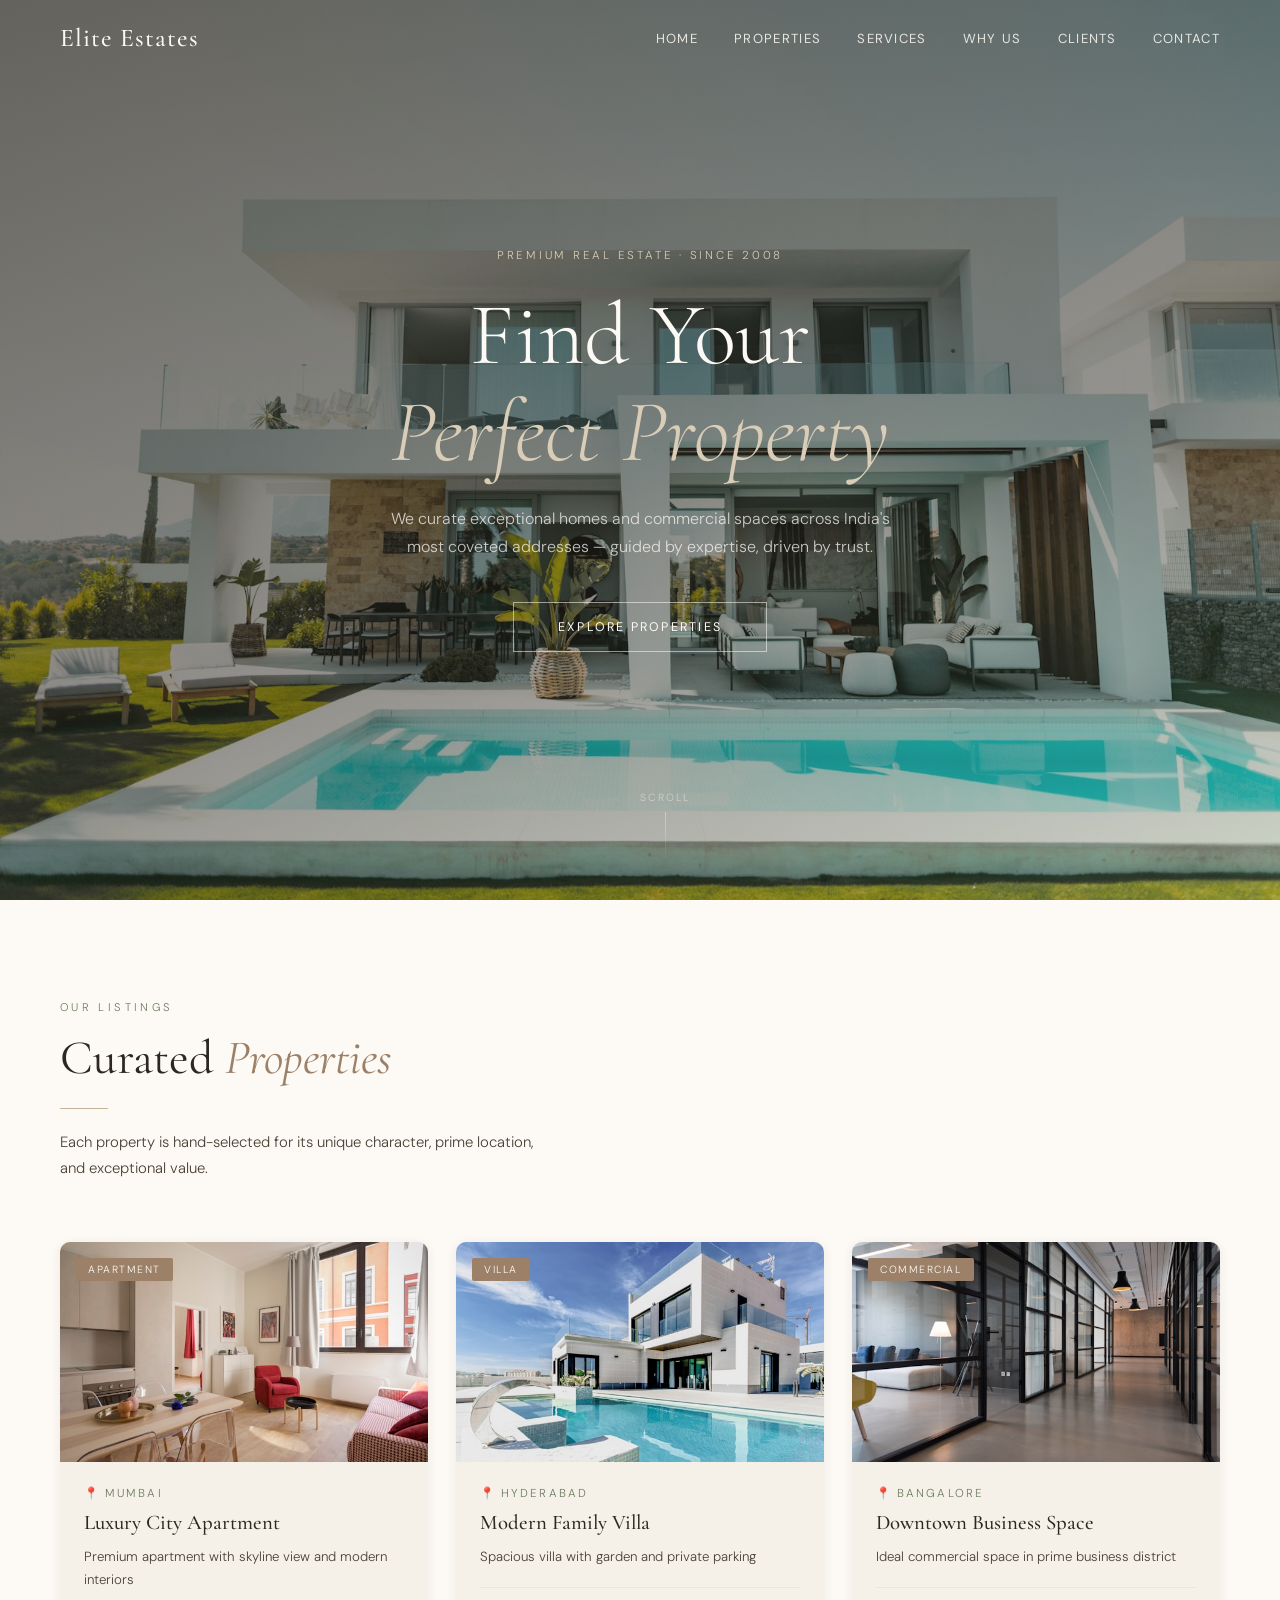
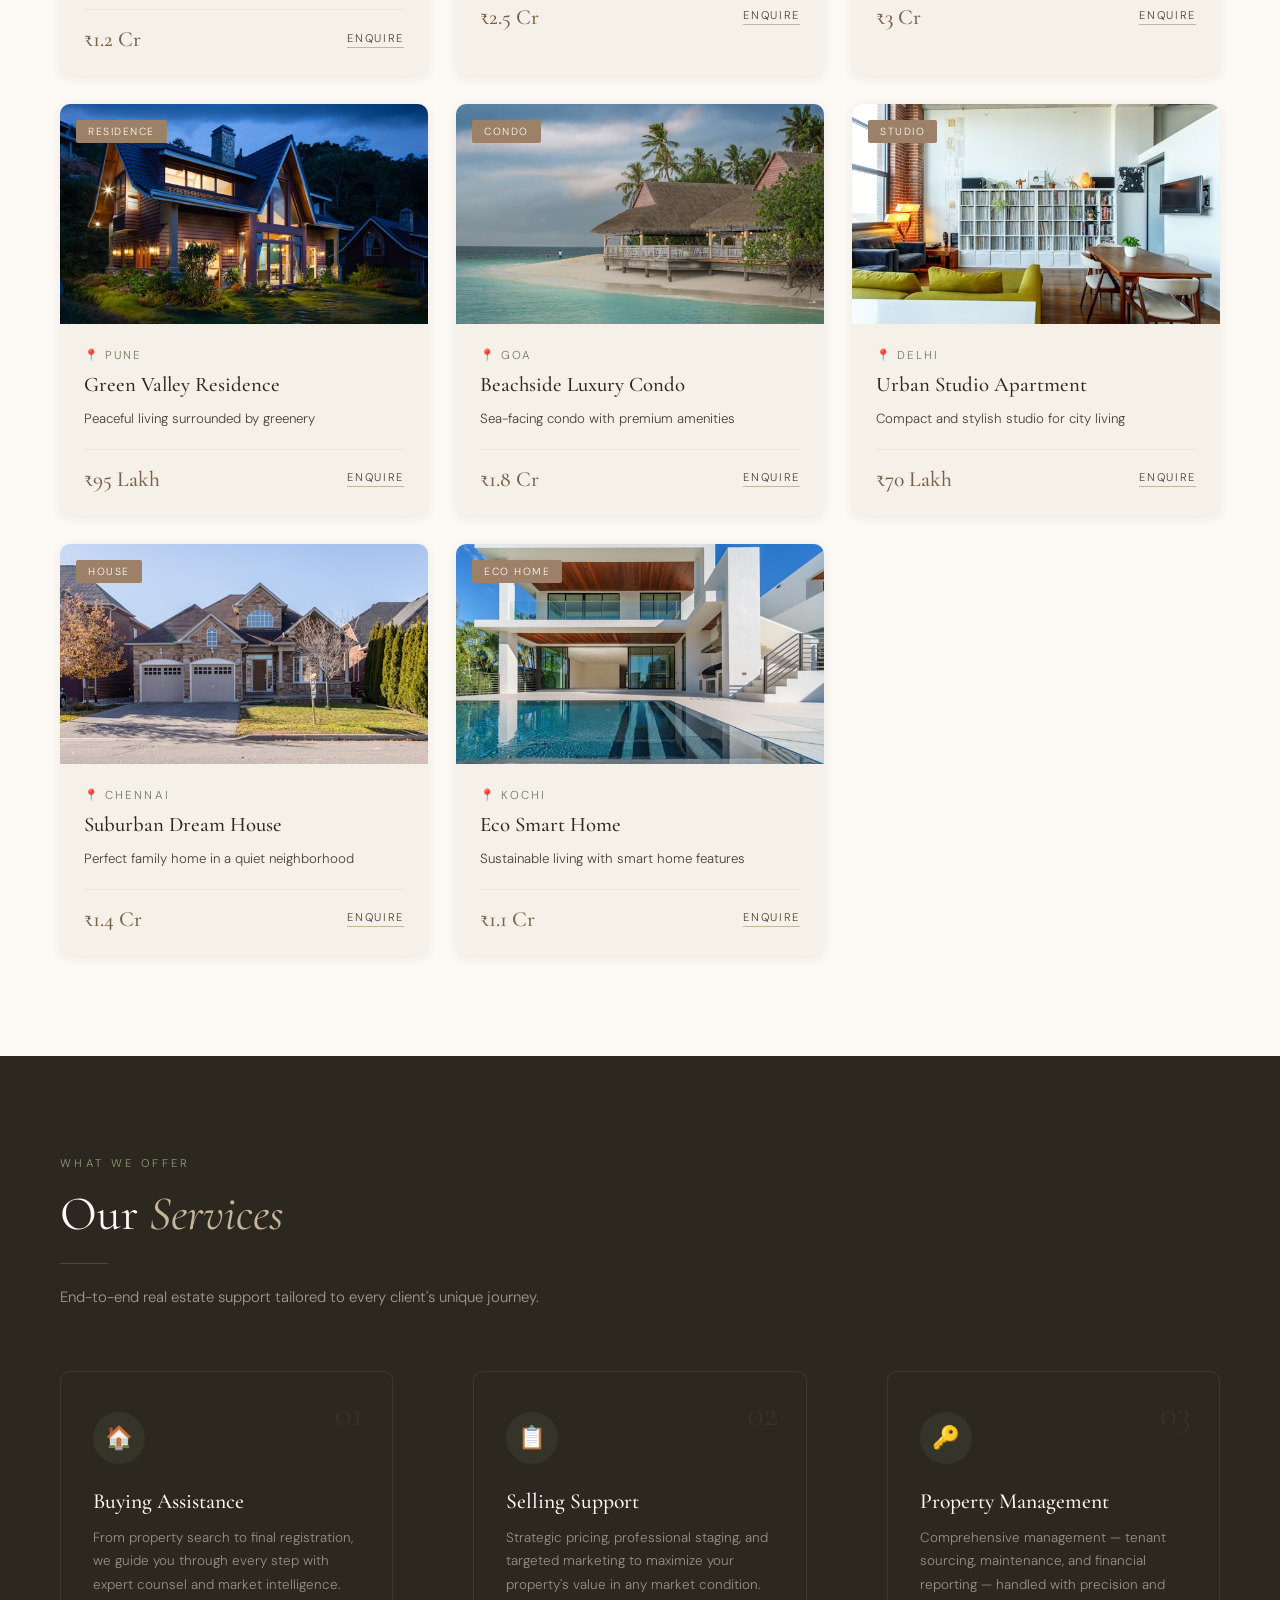
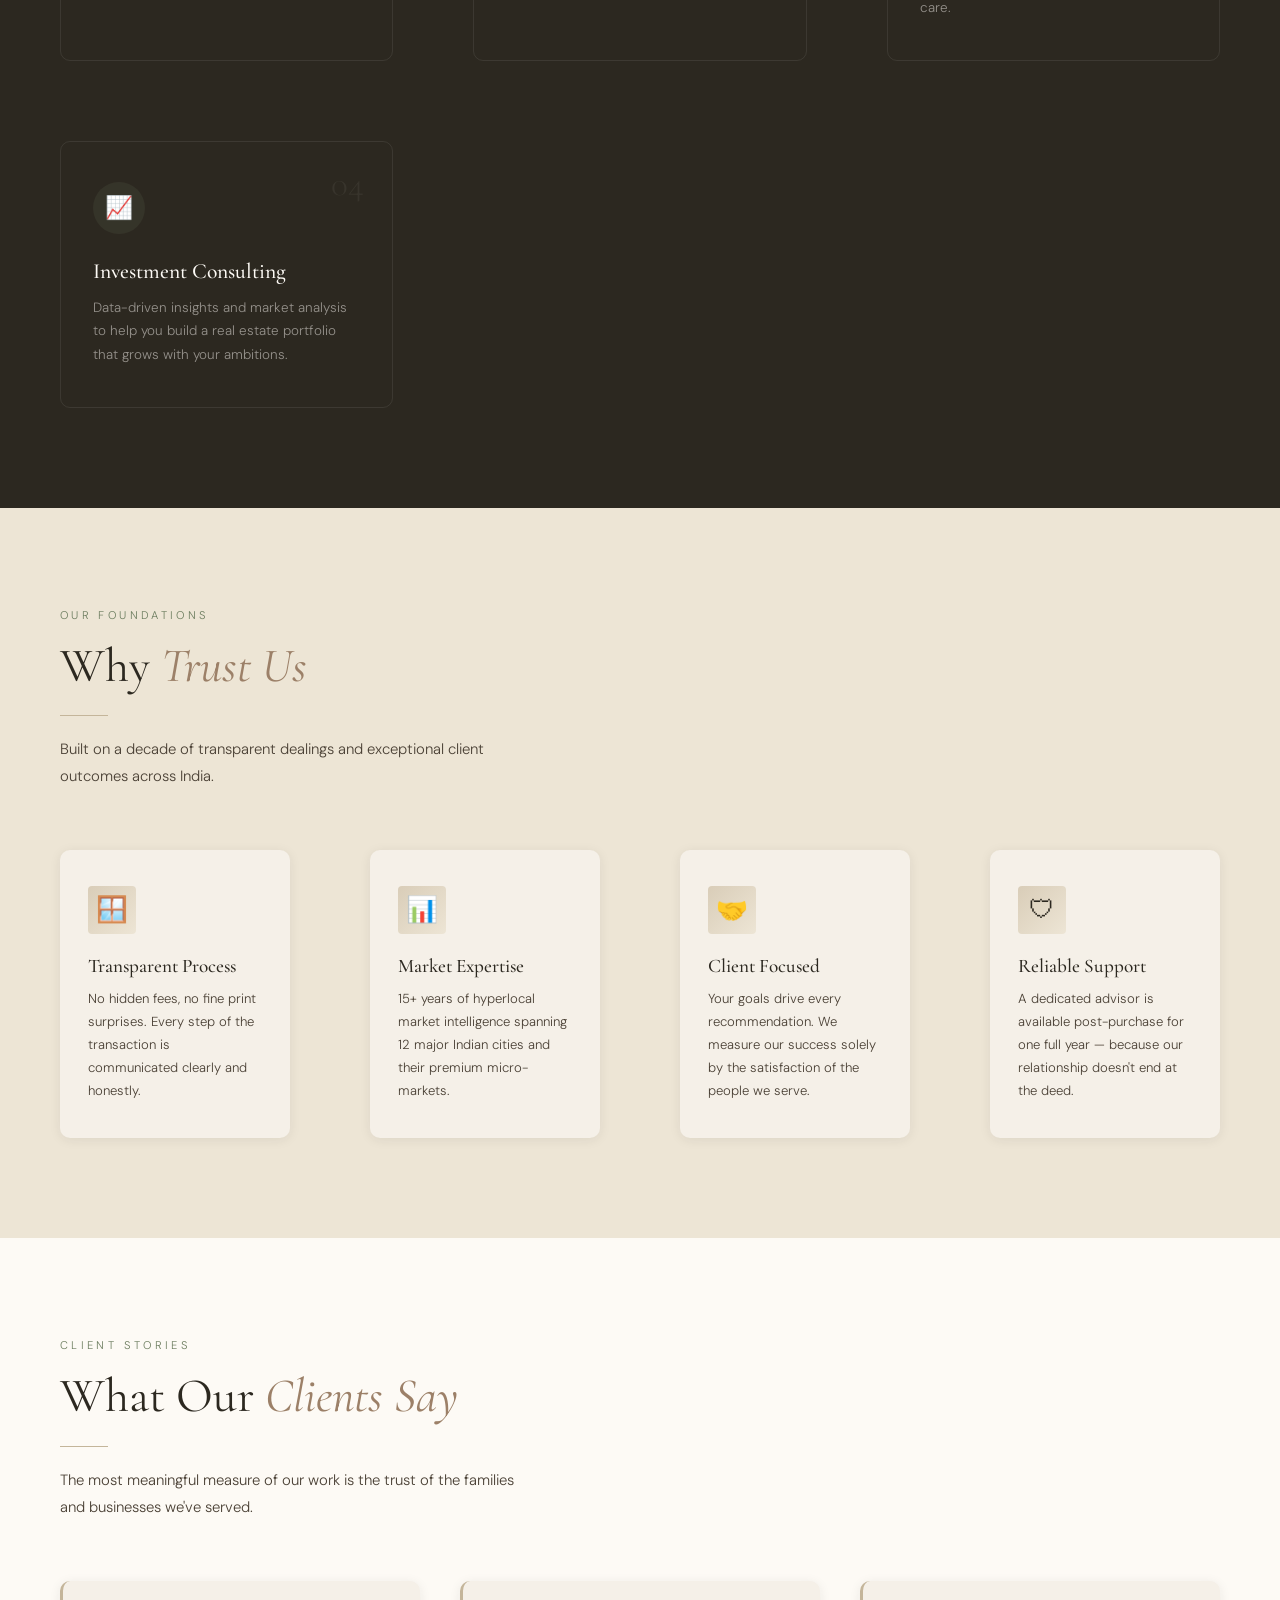
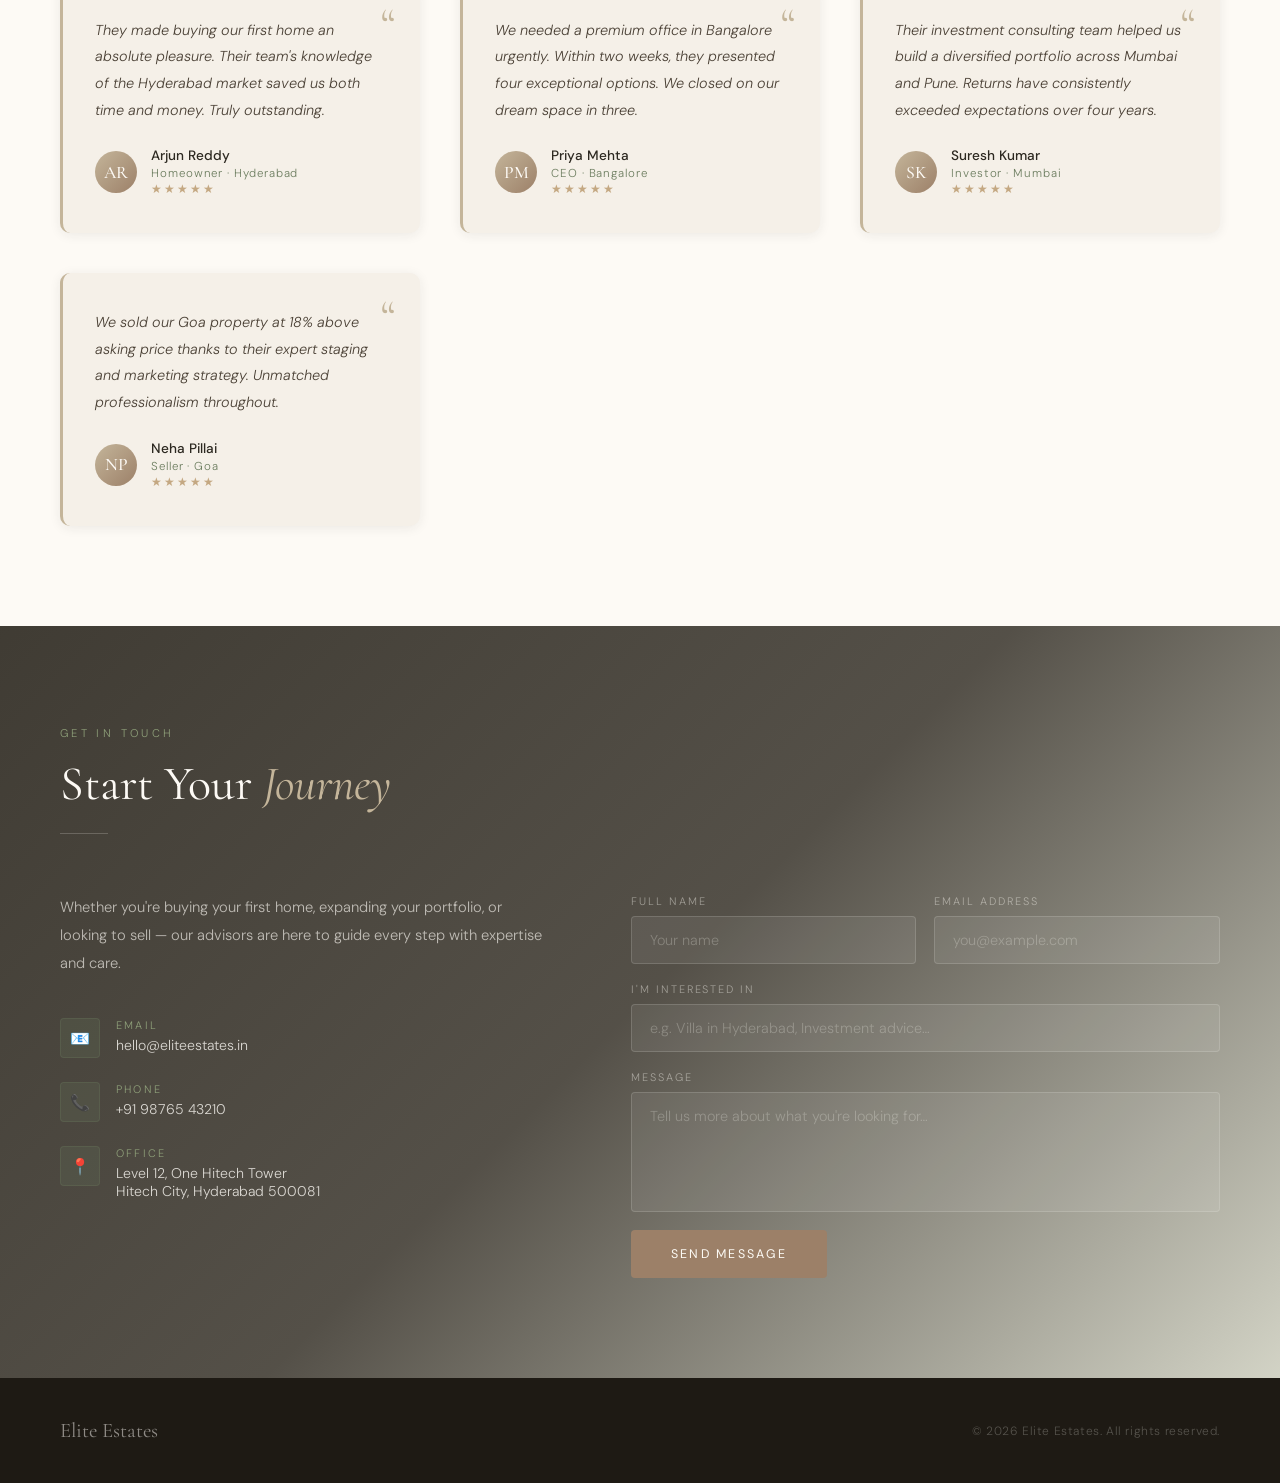
<file: index.html>
<!DOCTYPE html>
<html lang="en">
<head>
  <meta charset="UTF-8">
  <meta name="viewport" content="width=device-width, initial-scale=1.0">
  <title>Elite Estates — Premium Real Estate</title>

  <!-- Google Fonts -->
  <link
    href="https://fonts.googleapis.com/css2?family=Cormorant+Garamond:ital,wght@0,300;0,400;0,500;0,600;1,300;1,400&family=DM+Sans:wght@300;400;500&display=swap"
    rel="stylesheet"
  >

  <!-- Main stylesheet -->
  <link rel="stylesheet" href="style.css">
</head>
<body>


  <!-- ============================================
       NAVIGATION BAR
       ============================================ -->
  <nav id="navbar">
    <a class="nav-logo" href="#home">Elite Estates</a>

    <!-- Desktop links -->
    <ul class="nav-links">
      <li><a href="#home">Home</a></li>
      <li><a href="#properties">Properties</a></li>
      <li><a href="#services">Services</a></li>
      <li><a href="#trust">Why Us</a></li>
      <li><a href="#testimonials">Clients</a></li>
      <li><a href="#contact">Contact</a></li>
    </ul>

    <!-- Hamburger (mobile only) -->
    <div class="hamburger" onclick="toggleMenu()">
      <span></span>
      <span></span>
      <span></span>
    </div>
  </nav>


  <!-- ============================================
       MOBILE FULLSCREEN MENU OVERLAY
       ============================================ -->
  <div class="mobile-menu" id="mobileMenu">
    <button class="mobile-close" onclick="toggleMenu()">&#x2715;</button>
    <a href="#home"         onclick="toggleMenu()">Home</a>
    <a href="#properties"   onclick="toggleMenu()">Properties</a>
    <a href="#services"     onclick="toggleMenu()">Services</a>
    <a href="#trust"        onclick="toggleMenu()">Why Us</a>
    <a href="#testimonials" onclick="toggleMenu()">Clients</a>
    <a href="#contact"      onclick="toggleMenu()">Contact</a>
  </div>


  <!-- ============================================
       HERO SECTION
       ============================================ -->
  <section id="home">
    <!-- Background image — swap the src to use a local file if preferred -->
    <div class="hero-bg" id="heroBg"></div>
    <div class="hero-overlay"></div>

    <div class="hero-content">
      <span class="hero-eyebrow">Premium Real Estate &middot; Since 2008</span>
      <h1 class="hero-title">
        Find Your<br>
        <em>Perfect Property</em>
      </h1>
      <p class="hero-desc">
        We curate exceptional homes and commercial spaces across India's most coveted
        addresses &mdash; guided by expertise, driven by trust.
      </p>
      <a href="#properties" class="btn-primary">
        <span>Explore Properties</span>
      </a>
    </div>

    <!-- Animated scroll indicator -->
    <div class="hero-scroll">
      <span>Scroll</span>
      <div class="scroll-line"></div>
    </div>
  </section>


  <!-- ============================================
       PROPERTIES SECTION
       ============================================ -->
  <section id="properties">
    <div class="section-header">
      <span class="section-label">Our Listings</span>
      <h2 class="section-title">Curated <em>Properties</em></h2>
      <div class="divider"></div>
      <p class="section-sub">
        Each property is hand-selected for its unique character, prime location, and exceptional value.
      </p>
    </div>

    <div class="properties-grid">

      <!-- Card 1 -->
      <div class="prop-card">
        <div class="prop-img-wrap">
          <img
            src="images/prop-1-apartment-mumbai.jpg"
            alt="Luxury City Apartment"
            loading="lazy"
          >
          <span class="prop-badge">Apartment</span>
        </div>
        <div class="prop-body">
          <div class="prop-location">&#128205; Mumbai</div>
          <div class="prop-name">Luxury City Apartment</div>
          <p class="prop-desc">Premium apartment with skyline view and modern interiors</p>
          <div class="prop-footer">
            <span class="prop-price">&#8377;1.2 Cr</span>
            <a href="property1.html" class="prop-btn">Enquire</a>
          </div>
        </div>
      </div>

      <!-- Card 2 -->
      <div class="prop-card">
        <div class="prop-img-wrap">
          <img
            src="images/prop-2-villa-hyderabad.jpg"
            alt="Modern Family Villa"
            loading="lazy"
          >
          <span class="prop-badge">Villa</span>
        </div>
        <div class="prop-body">
          <div class="prop-location">&#128205; Hyderabad</div>
          <div class="prop-name">Modern Family Villa</div>
          <p class="prop-desc">Spacious villa with garden and private parking</p>
          <div class="prop-footer">
            <span class="prop-price">&#8377;2.5 Cr</span>
            <a href="property2.html" class="prop-btn">Enquire</a>
          </div>
        </div>
      </div>

      <!-- Card 3 -->
      <div class="prop-card">
        <div class="prop-img-wrap">
          <img
            src="images/prop-3-commercial-bangalore.jpg"
            alt="Downtown Business Space"
            loading="lazy"
          >
          <span class="prop-badge">Commercial</span>
        </div>
        <div class="prop-body">
          <div class="prop-location">&#128205; Bangalore</div>
          <div class="prop-name">Downtown Business Space</div>
          <p class="prop-desc">Ideal commercial space in prime business district</p>
          <div class="prop-footer">
            <span class="prop-price">&#8377;3 Cr</span>
            <a href="property3.html" class="prop-btn">Enquire</a>
          </div>
        </div>
      </div>

      <!-- Card 4 -->
      <div class="prop-card">
        <div class="prop-img-wrap">
          <img
            src="images/prop-4-residence-pune.jpg"
            alt="Green Valley Residence"
            loading="lazy"
          >
          <span class="prop-badge">Residence</span>
        </div>
        <div class="prop-body">
          <div class="prop-location">&#128205; Pune</div>
          <div class="prop-name">Green Valley Residence</div>
          <p class="prop-desc">Peaceful living surrounded by greenery</p>
          <div class="prop-footer">
            <span class="prop-price">&#8377;95 Lakh</span>
            <a href="property4.html" class="prop-btn">Enquire</a>
          </div>
        </div>
      </div>

      <!-- Card 5 -->
      <div class="prop-card">
        <div class="prop-img-wrap">
          <img
            src="images/prop-5-condo-goa.jpg"
            alt="Beachside Luxury Condo"
            loading="lazy"
          >
          <span class="prop-badge">Condo</span>
        </div>
        <div class="prop-body">
          <div class="prop-location">&#128205; Goa</div>
          <div class="prop-name">Beachside Luxury Condo</div>
          <p class="prop-desc">Sea-facing condo with premium amenities</p>
          <div class="prop-footer">
            <span class="prop-price">&#8377;1.8 Cr</span>
            <a href="property5.html" class="prop-btn">Enquire</a>
          </div>
        </div>
      </div>

      <!-- Card 6 -->
      <div class="prop-card">
        <div class="prop-img-wrap">
          <img
            src="images/prop-6-studio-delhi.jpg"
            alt="Urban Studio Apartment"
            loading="lazy"
          >
          <span class="prop-badge">Studio</span>
        </div>
        <div class="prop-body">
          <div class="prop-location">&#128205; Delhi</div>
          <div class="prop-name">Urban Studio Apartment</div>
          <p class="prop-desc">Compact and stylish studio for city living</p>
          <div class="prop-footer">
            <span class="prop-price">&#8377;70 Lakh</span>
            <a href="property6.html" class="prop-btn">Enquire</a>
          </div>
        </div>
      </div>

      <!-- Card 7 -->
      <div class="prop-card">
        <div class="prop-img-wrap">
          <img
            src="images/prop-7-house-chennai.jpg"
            alt="Suburban Dream House"
            loading="lazy"
          >
          <span class="prop-badge">House</span>
        </div>
        <div class="prop-body">
          <div class="prop-location">&#128205; Chennai</div>
          <div class="prop-name">Suburban Dream House</div>
          <p class="prop-desc">Perfect family home in a quiet neighborhood</p>
          <div class="prop-footer">
            <span class="prop-price">&#8377;1.4 Cr</span>
            <a href="property7.html" class="prop-btn">Enquire</a>
          </div>
        </div>
      </div>

      <!-- Card 8 -->
      <div class="prop-card">
        <div class="prop-img-wrap">
          <img
            src="images/prop-8-eco-kochi.jpg"
            alt="Eco Smart Home"
            loading="lazy"
          >
          <span class="prop-badge">Eco Home</span>
        </div>
        <div class="prop-body">
          <div class="prop-location">&#128205; Kochi</div>
          <div class="prop-name">Eco Smart Home</div>
          <p class="prop-desc">Sustainable living with smart home features</p>
          <div class="prop-footer">
            <span class="prop-price">&#8377;1.1 Cr</span>
            <a href="property8.html" class="prop-btn">Enquire</a>
          </div>
        </div>
      </div>

    </div>
  </section>


  <!-- ============================================
       SERVICES SECTION
       ============================================ -->
  <section id="services">
    <div class="section-header">
      <span class="section-label">What We Offer</span>
      <h2 class="section-title">Our <em>Services</em></h2>
      <div class="divider"></div>
      <p class="section-sub">End-to-end real estate support tailored to every client's unique journey.</p>
    </div>

    <div class="services-grid">

      <div class="service-card">
        <span class="service-num">01</span>
        <div class="service-icon">&#127968;</div>
        <div class="service-title">Buying Assistance</div>
        <p class="service-desc">
          From property search to final registration, we guide you through every step
          with expert counsel and market intelligence.
        </p>
      </div>

      <div class="service-card">
        <span class="service-num">02</span>
        <div class="service-icon">&#128203;</div>
        <div class="service-title">Selling Support</div>
        <p class="service-desc">
          Strategic pricing, professional staging, and targeted marketing to maximize
          your property's value in any market condition.
        </p>
      </div>

      <div class="service-card">
        <span class="service-num">03</span>
        <div class="service-icon">&#128273;</div>
        <div class="service-title">Property Management</div>
        <p class="service-desc">
          Comprehensive management &mdash; tenant sourcing, maintenance, and financial
          reporting &mdash; handled with precision and care.
        </p>
      </div>

      <div class="service-card">
        <span class="service-num">04</span>
        <div class="service-icon">&#128200;</div>
        <div class="service-title">Investment Consulting</div>
        <p class="service-desc">
          Data-driven insights and market analysis to help you build a real estate
          portfolio that grows with your ambitions.
        </p>
      </div>

    </div>
  </section>


  <!-- ============================================
       TRUST / WHY US SECTION
       ============================================ -->
  <section id="trust">
    <div class="section-header">
      <span class="section-label">Our Foundations</span>
      <h2 class="section-title">Why <em>Trust Us</em></h2>
      <div class="divider"></div>
      <p class="section-sub">
        Built on a decade of transparent dealings and exceptional client outcomes across India.
      </p>
    </div>

    <div class="trust-grid">

      <div class="trust-card">
        <div class="trust-icon">&#129695;</div>
        <div class="trust-title">Transparent Process</div>
        <p class="trust-desc">
          No hidden fees, no fine print surprises. Every step of the transaction is
          communicated clearly and honestly.
        </p>
      </div>

      <div class="trust-card">
        <div class="trust-icon">&#128202;</div>
        <div class="trust-title">Market Expertise</div>
        <p class="trust-desc">
          15+ years of hyperlocal market intelligence spanning 12 major Indian cities
          and their premium micro-markets.
        </p>
      </div>

      <div class="trust-card">
        <div class="trust-icon">&#129309;</div>
        <div class="trust-title">Client Focused</div>
        <p class="trust-desc">
          Your goals drive every recommendation. We measure our success solely by the
          satisfaction of the people we serve.
        </p>
      </div>

      <div class="trust-card">
        <div class="trust-icon">&#128737;</div>
        <div class="trust-title">Reliable Support</div>
        <p class="trust-desc">
          A dedicated advisor is available post-purchase for one full year &mdash;
          because our relationship doesn't end at the deed.
        </p>
      </div>

    </div>
  </section>


  <!-- ============================================
       TESTIMONIALS SECTION
       ============================================ -->
  <section id="testimonials">
    <div class="section-header">
      <span class="section-label">Client Stories</span>
      <h2 class="section-title">What Our <em>Clients Say</em></h2>
      <div class="divider"></div>
      <p class="section-sub">
        The most meaningful measure of our work is the trust of the families and
        businesses we've served.
      </p>
    </div>

    <div class="testimonials-grid">

      <div class="testi-card">
        <div class="testi-quote">&ldquo;</div>
        <p class="testi-text">
          They made buying our first home an absolute pleasure. Their team's knowledge
          of the Hyderabad market saved us both time and money. Truly outstanding.
        </p>
        <div class="testi-footer">
          <div class="testi-avatar">AR</div>
          <div>
            <div class="testi-name">Arjun Reddy</div>
            <div class="testi-role">Homeowner &middot; Hyderabad</div>
            <div class="testi-stars">&#9733;&#9733;&#9733;&#9733;&#9733;</div>
          </div>
        </div>
      </div>

      <div class="testi-card">
        <div class="testi-quote">&ldquo;</div>
        <p class="testi-text">
          We needed a premium office in Bangalore urgently. Within two weeks, they
          presented four exceptional options. We closed on our dream space in three.
        </p>
        <div class="testi-footer">
          <div class="testi-avatar">PM</div>
          <div>
            <div class="testi-name">Priya Mehta</div>
            <div class="testi-role">CEO &middot; Bangalore</div>
            <div class="testi-stars">&#9733;&#9733;&#9733;&#9733;&#9733;</div>
          </div>
        </div>
      </div>

      <div class="testi-card">
        <div class="testi-quote">&ldquo;</div>
        <p class="testi-text">
          Their investment consulting team helped us build a diversified portfolio
          across Mumbai and Pune. Returns have consistently exceeded expectations
          over four years.
        </p>
        <div class="testi-footer">
          <div class="testi-avatar">SK</div>
          <div>
            <div class="testi-name">Suresh Kumar</div>
            <div class="testi-role">Investor &middot; Mumbai</div>
            <div class="testi-stars">&#9733;&#9733;&#9733;&#9733;&#9733;</div>
          </div>
        </div>
      </div>

      <div class="testi-card">
        <div class="testi-quote">&ldquo;</div>
        <p class="testi-text">
          We sold our Goa property at 18% above asking price thanks to their expert
          staging and marketing strategy. Unmatched professionalism throughout.
        </p>
        <div class="testi-footer">
          <div class="testi-avatar">NP</div>
          <div>
            <div class="testi-name">Neha Pillai</div>
            <div class="testi-role">Seller &middot; Goa</div>
            <div class="testi-stars">&#9733;&#9733;&#9733;&#9733;&#9733;</div>
          </div>
        </div>
      </div>

    </div>
  </section>


  <!-- ============================================
       CONTACT SECTION
       ============================================ -->
  <section id="contact">
    <!-- Parallax background image with dark overlay -->
    <div class="contact-bg"></div>
    <div class="contact-bg-overlay"></div>

    <div class="contact-inner">
      <div class="section-header">
        <span class="section-label">Get In Touch</span>
        <h2 class="section-title">Start Your <em>Journey</em></h2>
        <div class="divider"></div>
      </div>

      <div class="contact-wrap">

        <!-- Left: contact details -->
        <div class="contact-info">
          <p>
            Whether you're buying your first home, expanding your portfolio, or looking
            to sell &mdash; our advisors are here to guide every step with expertise and care.
          </p>

          <div class="contact-item">
            <div class="contact-ico">&#128231;</div>
            <div>
              <div class="contact-item-label">Email</div>
              <div class="contact-item-value">hello@eliteestates.in</div>
            </div>
          </div>

          <div class="contact-item">
            <div class="contact-ico">&#128222;</div>
            <div>
              <div class="contact-item-label">Phone</div>
              <div class="contact-item-value">+91 98765 43210</div>
            </div>
          </div>

          <div class="contact-item">
            <div class="contact-ico">&#128205;</div>
            <div>
              <div class="contact-item-label">Office</div>
              <div class="contact-item-value">
                Level 12, One Hitech Tower<br>
                Hitech City, Hyderabad 500081
              </div>
            </div>
          </div>
        </div>

        <!-- Right: enquiry form -->
        <form class="contact-form" onsubmit="handleSubmit(event)">
          <div class="form-row">
            <div class="form-group">
              <label for="cname">Full Name</label>
              <input type="text" id="cname" placeholder="Your name" required>
            </div>
            <div class="form-group">
              <label for="cemail">Email Address</label>
              <input type="email" id="cemail" placeholder="you@example.com" required>
            </div>
          </div>

          <div class="form-group">
            <label for="interest">I'm interested in</label>
            <input
              type="text"
              id="interest"
              placeholder="e.g. Villa in Hyderabad, Investment advice&hellip;"
            >
          </div>

          <div class="form-group">
            <label for="message">Message</label>
            <textarea
              id="message"
              placeholder="Tell us more about what you're looking for&hellip;"
              required
            ></textarea>
          </div>

          <button type="submit" class="btn-submit" id="submitBtn">Send Message</button>
        </form>

      </div>
    </div>
  </section>


  <!-- ============================================
       FOOTER
       ============================================ -->
  <footer>
    <div class="footer-logo">Elite Estates</div>
    <div class="footer-copy">&copy; 2026 Elite Estates. All rights reserved.</div>
  </footer>


  <!-- Main JavaScript -->
  <script src="main.js"></script>

</body>
</html>
</file>
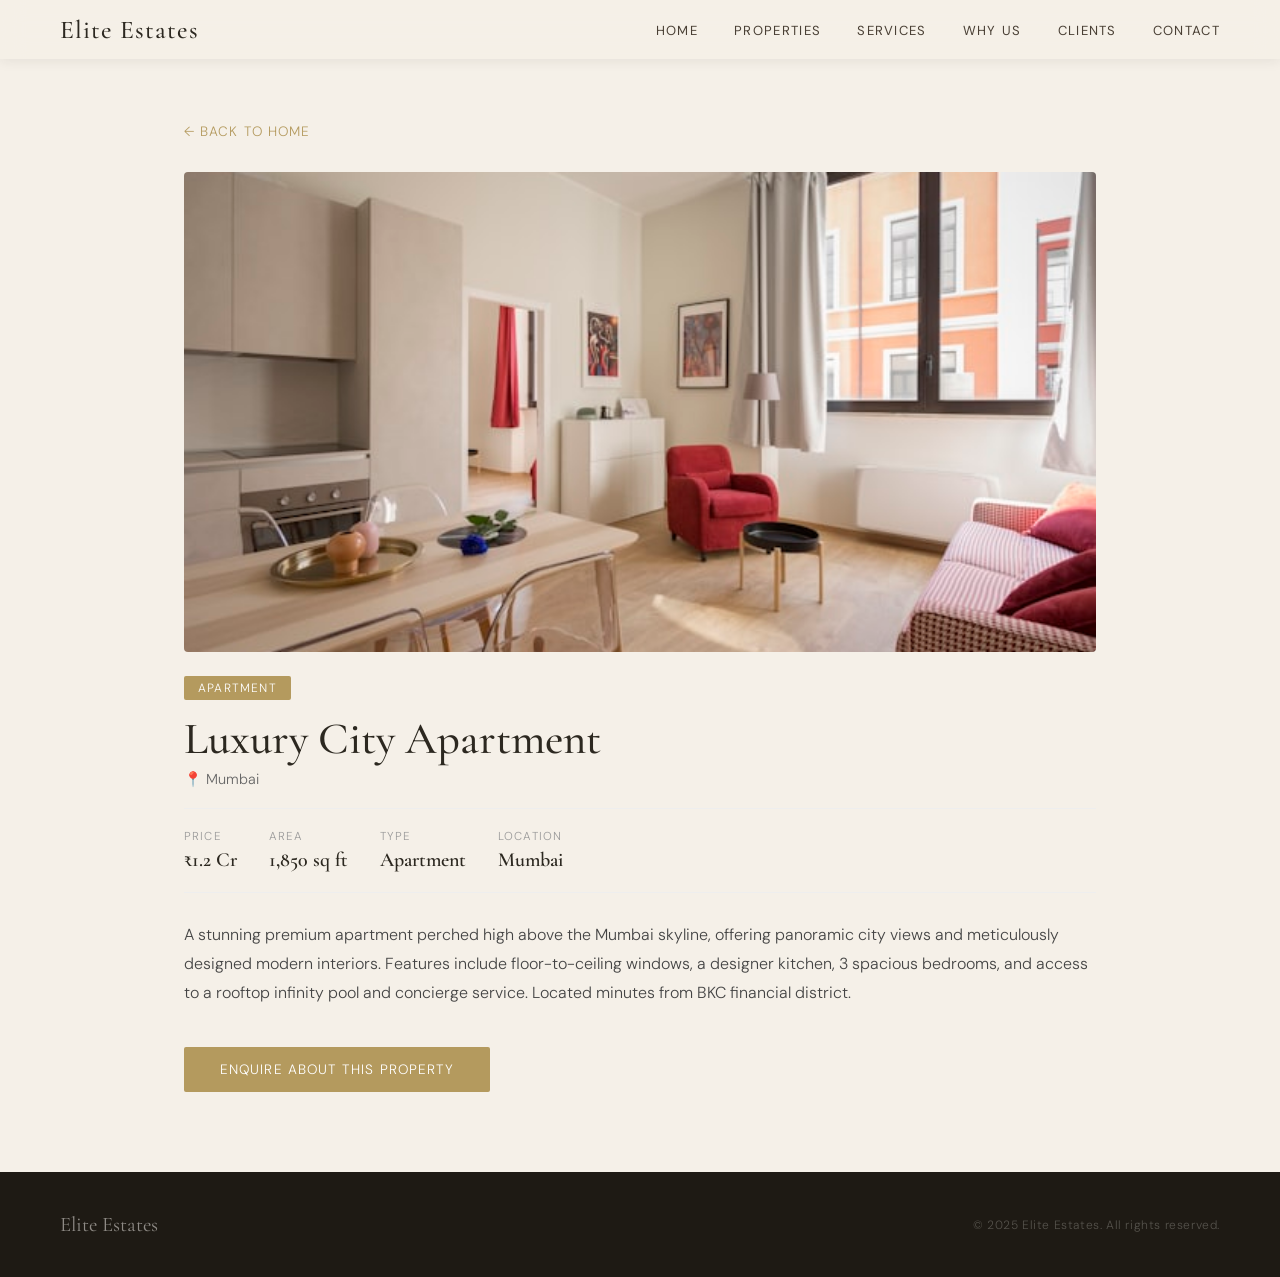
<file: property1.html>
<!DOCTYPE html>
<html lang="en">
<head>
  <meta charset="UTF-8">
  <meta name="viewport" content="width=device-width, initial-scale=1.0">
  <title>Luxury City Apartment — Elite Estates</title>
  <link href="https://fonts.googleapis.com/css2?family=Cormorant+Garamond:ital,wght@0,300;0,400;0,500;0,600;1,300;1,400&family=DM+Sans:wght@300;400;500&display=swap" rel="stylesheet">
  <link rel="stylesheet" href="style.css">
  <style>
    .prop-detail-page {
      min-height: 100vh;
      padding: 120px 24px 80px;
      max-width: 960px;
      margin: 0 auto;
    }
    .prop-detail-back {
      display: inline-block;
      margin-bottom: 32px;
      font-family: 'DM Sans', sans-serif;
      font-size: 0.85rem;
      letter-spacing: 0.08em;
      text-transform: uppercase;
      color: var(--gold, #B49A5E);
      text-decoration: none;
    }
    .prop-detail-back:hover { opacity: 0.75; }
    .prop-detail-img {
      width: 100%;
      max-height: 480px;
      object-fit: cover;
      border-radius: 4px;
      display: block;
    }
    .prop-detail-badge {
      display: inline-block;
      margin-top: 24px;
      padding: 4px 14px;
      background: var(--gold, #B49A5E);
      color: #fff;
      font-size: 0.75rem;
      letter-spacing: 0.1em;
      text-transform: uppercase;
      border-radius: 2px;
    }
    .prop-detail-title {
      font-family: 'Cormorant Garamond', serif;
      font-size: clamp(1.8rem, 4vw, 2.8rem);
      font-weight: 500;
      margin: 12px 0 4px;
      color: var(--charcoal, #1C1C1C);
    }
    .prop-detail-location {
      font-family: 'DM Sans', sans-serif;
      font-size: 0.9rem;
      color: #666;
      margin-bottom: 20px;
    }
    .prop-detail-meta {
      display: flex;
      gap: 32px;
      flex-wrap: wrap;
      padding: 20px 0;
      border-top: 1px solid #eee;
      border-bottom: 1px solid #eee;
      margin-bottom: 28px;
    }
    .prop-detail-meta-item label {
      display: block;
      font-family: 'DM Sans', sans-serif;
      font-size: 0.72rem;
      letter-spacing: 0.1em;
      text-transform: uppercase;
      color: #999;
      margin-bottom: 4px;
    }
    .prop-detail-meta-item span {
      font-family: 'Cormorant Garamond', serif;
      font-size: 1.25rem;
      font-weight: 600;
      color: var(--charcoal, #1C1C1C);
    }
    .prop-detail-desc {
      font-family: 'DM Sans', sans-serif;
      font-size: 1rem;
      line-height: 1.8;
      color: #444;
      margin-bottom: 40px;
    }
    .prop-detail-cta {
      display: inline-block;
      padding: 14px 36px;
      background: var(--gold, #B49A5E);
      color: #fff;
      font-family: 'DM Sans', sans-serif;
      font-size: 0.85rem;
      letter-spacing: 0.08em;
      text-transform: uppercase;
      text-decoration: none;
      border-radius: 2px;
      transition: opacity 0.2s;
    }
    .prop-detail-cta:hover { opacity: 0.85; }
  </style>
</head>
<body>

  <nav id="navbar" class="scrolled">
    <a class="nav-logo" href="index.html">Elite Estates</a>
    <ul class="nav-links">
      <li><a href="index.html#home">Home</a></li>
      <li><a href="index.html#properties">Properties</a></li>
      <li><a href="index.html#services">Services</a></li>
      <li><a href="index.html#trust">Why Us</a></li>
      <li><a href="index.html#testimonials">Clients</a></li>
      <li><a href="index.html#contact">Contact</a></li>
    </ul>
  </nav>

  <div class="prop-detail-page">
    <a href="index.html" class="prop-detail-back">&#8592; Back to Home</a>

    <img
      src="images/prop-1-apartment-mumbai.jpg"
      alt="Luxury City Apartment"
      class="prop-detail-img"
    >

    <span class="prop-detail-badge">Apartment</span>
    <h1 class="prop-detail-title">Luxury City Apartment</h1>
    <div class="prop-detail-location">&#128205; Mumbai</div>

    <div class="prop-detail-meta">
      <div class="prop-detail-meta-item">
        <label>Price</label>
        <span>&#8377;1.2 Cr</span>
      </div>
      <div class="prop-detail-meta-item">
        <label>Area</label>
        <span>1,850 sq ft</span>
      </div>
      <div class="prop-detail-meta-item">
        <label>Type</label>
        <span>Apartment</span>
      </div>
      <div class="prop-detail-meta-item">
        <label>Location</label>
        <span>Mumbai</span>
      </div>
    </div>

    <p class="prop-detail-desc">A stunning premium apartment perched high above the Mumbai skyline, offering panoramic city views and meticulously designed modern interiors. Features include floor-to-ceiling windows, a designer kitchen, 3 spacious bedrooms, and access to a rooftop infinity pool and concierge service. Located minutes from BKC financial district.</p>

    <a href="index.html#contact" class="prop-detail-cta">Enquire About This Property</a>
  </div>

  <footer>
    <div class="footer-logo">Elite Estates</div>
    <div class="footer-copy">&copy; 2025 Elite Estates. All rights reserved.</div>
  </footer>

</body>
</html>
</file>
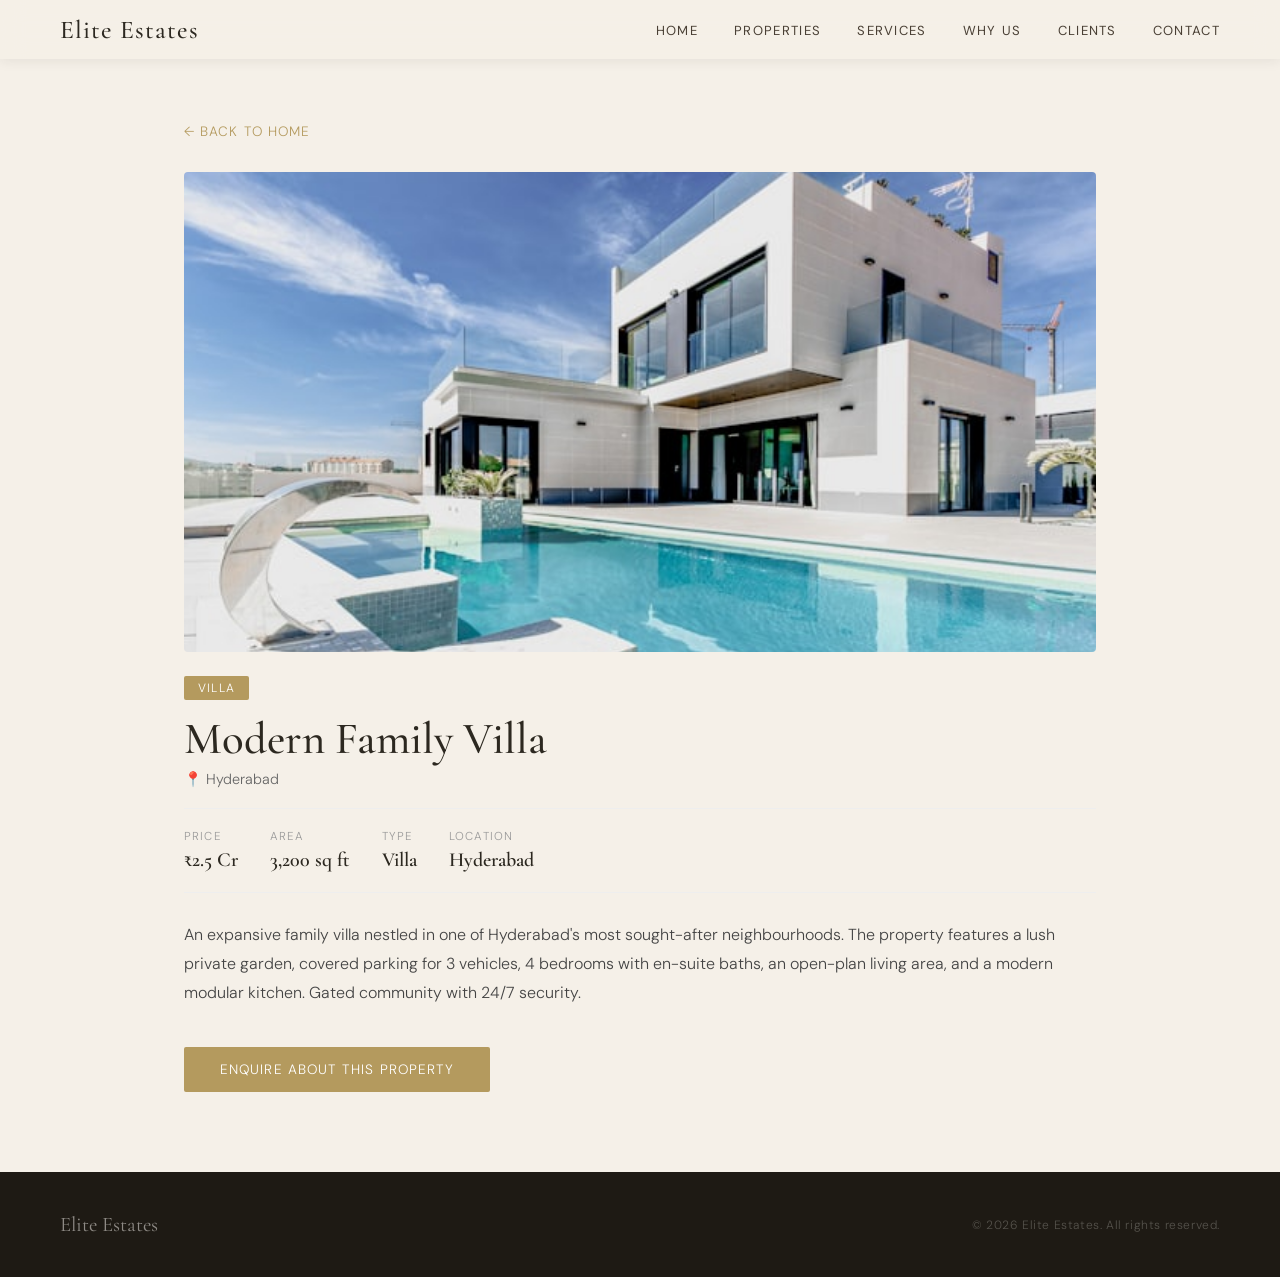
<file: property2.html>
<!DOCTYPE html>
<html lang="en">
<head>
  <meta charset="UTF-8">
  <meta name="viewport" content="width=device-width, initial-scale=1.0">
  <title>Modern Family Villa — Elite Estates</title>
  <link href="https://fonts.googleapis.com/css2?family=Cormorant+Garamond:ital,wght@0,300;0,400;0,500;0,600;1,300;1,400&family=DM+Sans:wght@300;400;500&display=swap" rel="stylesheet">
  <link rel="stylesheet" href="style.css">
  <style>
    .prop-detail-page {
      min-height: 100vh;
      padding: 120px 24px 80px;
      max-width: 960px;
      margin: 0 auto;
    }
    .prop-detail-back {
      display: inline-block;
      margin-bottom: 32px;
      font-family: 'DM Sans', sans-serif;
      font-size: 0.85rem;
      letter-spacing: 0.08em;
      text-transform: uppercase;
      color: var(--gold, #B49A5E);
      text-decoration: none;
    }
    .prop-detail-back:hover { opacity: 0.75; }
    .prop-detail-img {
      width: 100%;
      max-height: 480px;
      object-fit: cover;
      border-radius: 4px;
      display: block;
    }
    .prop-detail-badge {
      display: inline-block;
      margin-top: 24px;
      padding: 4px 14px;
      background: var(--gold, #B49A5E);
      color: #fff;
      font-size: 0.75rem;
      letter-spacing: 0.1em;
      text-transform: uppercase;
      border-radius: 2px;
    }
    .prop-detail-title {
      font-family: 'Cormorant Garamond', serif;
      font-size: clamp(1.8rem, 4vw, 2.8rem);
      font-weight: 500;
      margin: 12px 0 4px;
      color: var(--charcoal, #1C1C1C);
    }
    .prop-detail-location {
      font-family: 'DM Sans', sans-serif;
      font-size: 0.9rem;
      color: #666;
      margin-bottom: 20px;
    }
    .prop-detail-meta {
      display: flex;
      gap: 32px;
      flex-wrap: wrap;
      padding: 20px 0;
      border-top: 1px solid #eee;
      border-bottom: 1px solid #eee;
      margin-bottom: 28px;
    }
    .prop-detail-meta-item label {
      display: block;
      font-family: 'DM Sans', sans-serif;
      font-size: 0.72rem;
      letter-spacing: 0.1em;
      text-transform: uppercase;
      color: #999;
      margin-bottom: 4px;
    }
    .prop-detail-meta-item span {
      font-family: 'Cormorant Garamond', serif;
      font-size: 1.25rem;
      font-weight: 600;
      color: var(--charcoal, #1C1C1C);
    }
    .prop-detail-desc {
      font-family: 'DM Sans', sans-serif;
      font-size: 1rem;
      line-height: 1.8;
      color: #444;
      margin-bottom: 40px;
    }
    .prop-detail-cta {
      display: inline-block;
      padding: 14px 36px;
      background: var(--gold, #B49A5E);
      color: #fff;
      font-family: 'DM Sans', sans-serif;
      font-size: 0.85rem;
      letter-spacing: 0.08em;
      text-transform: uppercase;
      text-decoration: none;
      border-radius: 2px;
      transition: opacity 0.2s;
    }
    .prop-detail-cta:hover { opacity: 0.85; }
  </style>
</head>
<body>

  <nav id="navbar" class="scrolled">
    <a class="nav-logo" href="index.html">Elite Estates</a>
    <ul class="nav-links">
      <li><a href="index.html#home">Home</a></li>
      <li><a href="index.html#properties">Properties</a></li>
      <li><a href="index.html#services">Services</a></li>
      <li><a href="index.html#trust">Why Us</a></li>
      <li><a href="index.html#testimonials">Clients</a></li>
      <li><a href="index.html#contact">Contact</a></li>
    </ul>
  </nav>

  <div class="prop-detail-page">
    <a href="index.html" class="prop-detail-back">&#8592; Back to Home</a>

    <img
      src="images/prop-2-villa-hyderabad.jpg"
      alt="Modern Family Villa"
      class="prop-detail-img"
    >

    <span class="prop-detail-badge">Villa</span>
    <h1 class="prop-detail-title">Modern Family Villa</h1>
    <div class="prop-detail-location">&#128205; Hyderabad</div>

    <div class="prop-detail-meta">
      <div class="prop-detail-meta-item">
        <label>Price</label>
        <span>&#8377;2.5 Cr</span>
      </div>
      <div class="prop-detail-meta-item">
        <label>Area</label>
        <span>3,200 sq ft</span>
      </div>
      <div class="prop-detail-meta-item">
        <label>Type</label>
        <span>Villa</span>
      </div>
      <div class="prop-detail-meta-item">
        <label>Location</label>
        <span>Hyderabad</span>
      </div>
    </div>

    <p class="prop-detail-desc">An expansive family villa nestled in one of Hyderabad's most sought-after neighbourhoods. The property features a lush private garden, covered parking for 3 vehicles, 4 bedrooms with en-suite baths, an open-plan living area, and a modern modular kitchen. Gated community with 24/7 security.</p>

    <a href="index.html#contact" class="prop-detail-cta">Enquire About This Property</a>
  </div>

  <footer>
    <div class="footer-logo">Elite Estates</div>
    <div class="footer-copy">&copy; 2026 Elite Estates. All rights reserved.</div>
  </footer>

</body>
</html>
</file>
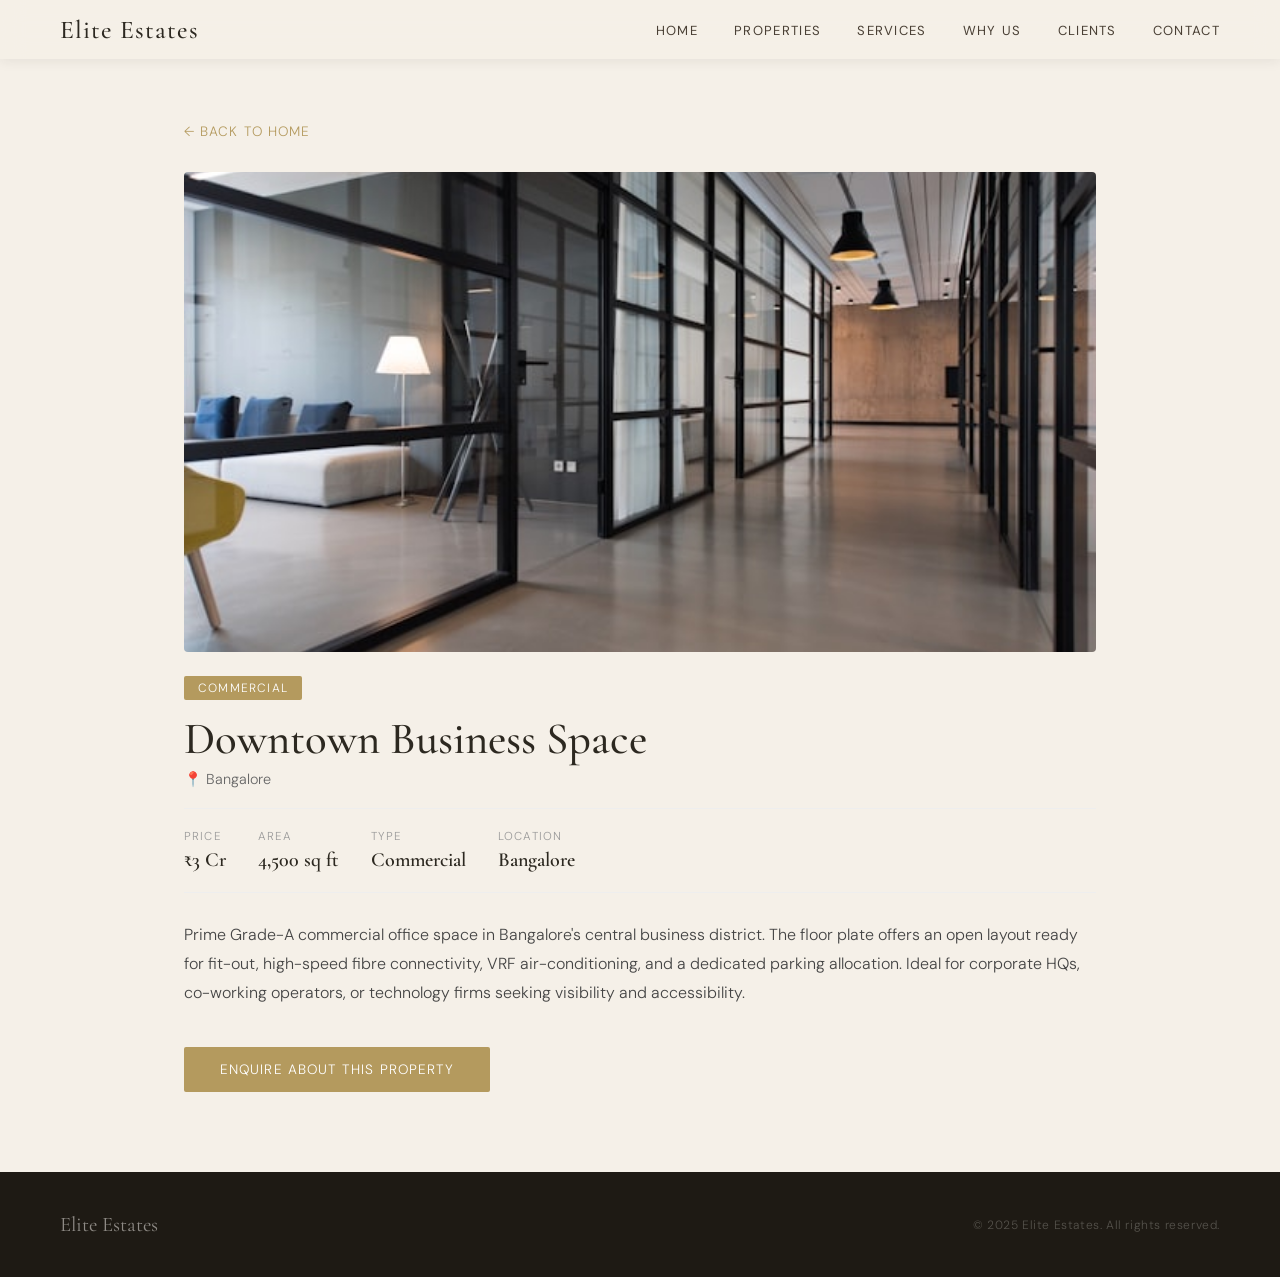
<file: property3.html>
<!DOCTYPE html>
<html lang="en">
<head>
  <meta charset="UTF-8">
  <meta name="viewport" content="width=device-width, initial-scale=1.0">
  <title>Downtown Business Space — Elite Estates</title>
  <link href="https://fonts.googleapis.com/css2?family=Cormorant+Garamond:ital,wght@0,300;0,400;0,500;0,600;1,300;1,400&family=DM+Sans:wght@300;400;500&display=swap" rel="stylesheet">
  <link rel="stylesheet" href="style.css">
  <style>
    .prop-detail-page {
      min-height: 100vh;
      padding: 120px 24px 80px;
      max-width: 960px;
      margin: 0 auto;
    }
    .prop-detail-back {
      display: inline-block;
      margin-bottom: 32px;
      font-family: 'DM Sans', sans-serif;
      font-size: 0.85rem;
      letter-spacing: 0.08em;
      text-transform: uppercase;
      color: var(--gold, #B49A5E);
      text-decoration: none;
    }
    .prop-detail-back:hover { opacity: 0.75; }
    .prop-detail-img {
      width: 100%;
      max-height: 480px;
      object-fit: cover;
      border-radius: 4px;
      display: block;
    }
    .prop-detail-badge {
      display: inline-block;
      margin-top: 24px;
      padding: 4px 14px;
      background: var(--gold, #B49A5E);
      color: #fff;
      font-size: 0.75rem;
      letter-spacing: 0.1em;
      text-transform: uppercase;
      border-radius: 2px;
    }
    .prop-detail-title {
      font-family: 'Cormorant Garamond', serif;
      font-size: clamp(1.8rem, 4vw, 2.8rem);
      font-weight: 500;
      margin: 12px 0 4px;
      color: var(--charcoal, #1C1C1C);
    }
    .prop-detail-location {
      font-family: 'DM Sans', sans-serif;
      font-size: 0.9rem;
      color: #666;
      margin-bottom: 20px;
    }
    .prop-detail-meta {
      display: flex;
      gap: 32px;
      flex-wrap: wrap;
      padding: 20px 0;
      border-top: 1px solid #eee;
      border-bottom: 1px solid #eee;
      margin-bottom: 28px;
    }
    .prop-detail-meta-item label {
      display: block;
      font-family: 'DM Sans', sans-serif;
      font-size: 0.72rem;
      letter-spacing: 0.1em;
      text-transform: uppercase;
      color: #999;
      margin-bottom: 4px;
    }
    .prop-detail-meta-item span {
      font-family: 'Cormorant Garamond', serif;
      font-size: 1.25rem;
      font-weight: 600;
      color: var(--charcoal, #1C1C1C);
    }
    .prop-detail-desc {
      font-family: 'DM Sans', sans-serif;
      font-size: 1rem;
      line-height: 1.8;
      color: #444;
      margin-bottom: 40px;
    }
    .prop-detail-cta {
      display: inline-block;
      padding: 14px 36px;
      background: var(--gold, #B49A5E);
      color: #fff;
      font-family: 'DM Sans', sans-serif;
      font-size: 0.85rem;
      letter-spacing: 0.08em;
      text-transform: uppercase;
      text-decoration: none;
      border-radius: 2px;
      transition: opacity 0.2s;
    }
    .prop-detail-cta:hover { opacity: 0.85; }
  </style>
</head>
<body>

  <nav id="navbar" class="scrolled">
    <a class="nav-logo" href="index.html">Elite Estates</a>
    <ul class="nav-links">
      <li><a href="index.html#home">Home</a></li>
      <li><a href="index.html#properties">Properties</a></li>
      <li><a href="index.html#services">Services</a></li>
      <li><a href="index.html#trust">Why Us</a></li>
      <li><a href="index.html#testimonials">Clients</a></li>
      <li><a href="index.html#contact">Contact</a></li>
    </ul>
  </nav>

  <div class="prop-detail-page">
    <a href="index.html" class="prop-detail-back">&#8592; Back to Home</a>

    <img
      src="images/prop-3-commercial-bangalore.jpg"
      alt="Downtown Business Space"
      class="prop-detail-img"
    >

    <span class="prop-detail-badge">Commercial</span>
    <h1 class="prop-detail-title">Downtown Business Space</h1>
    <div class="prop-detail-location">&#128205; Bangalore</div>

    <div class="prop-detail-meta">
      <div class="prop-detail-meta-item">
        <label>Price</label>
        <span>&#8377;3 Cr</span>
      </div>
      <div class="prop-detail-meta-item">
        <label>Area</label>
        <span>4,500 sq ft</span>
      </div>
      <div class="prop-detail-meta-item">
        <label>Type</label>
        <span>Commercial</span>
      </div>
      <div class="prop-detail-meta-item">
        <label>Location</label>
        <span>Bangalore</span>
      </div>
    </div>

    <p class="prop-detail-desc">Prime Grade-A commercial office space in Bangalore's central business district. The floor plate offers an open layout ready for fit-out, high-speed fibre connectivity, VRF air-conditioning, and a dedicated parking allocation. Ideal for corporate HQs, co-working operators, or technology firms seeking visibility and accessibility.</p>

    <a href="index.html#contact" class="prop-detail-cta">Enquire About This Property</a>
  </div>

  <footer>
    <div class="footer-logo">Elite Estates</div>
    <div class="footer-copy">&copy; 2025 Elite Estates. All rights reserved.</div>
  </footer>

</body>
</html>
</file>
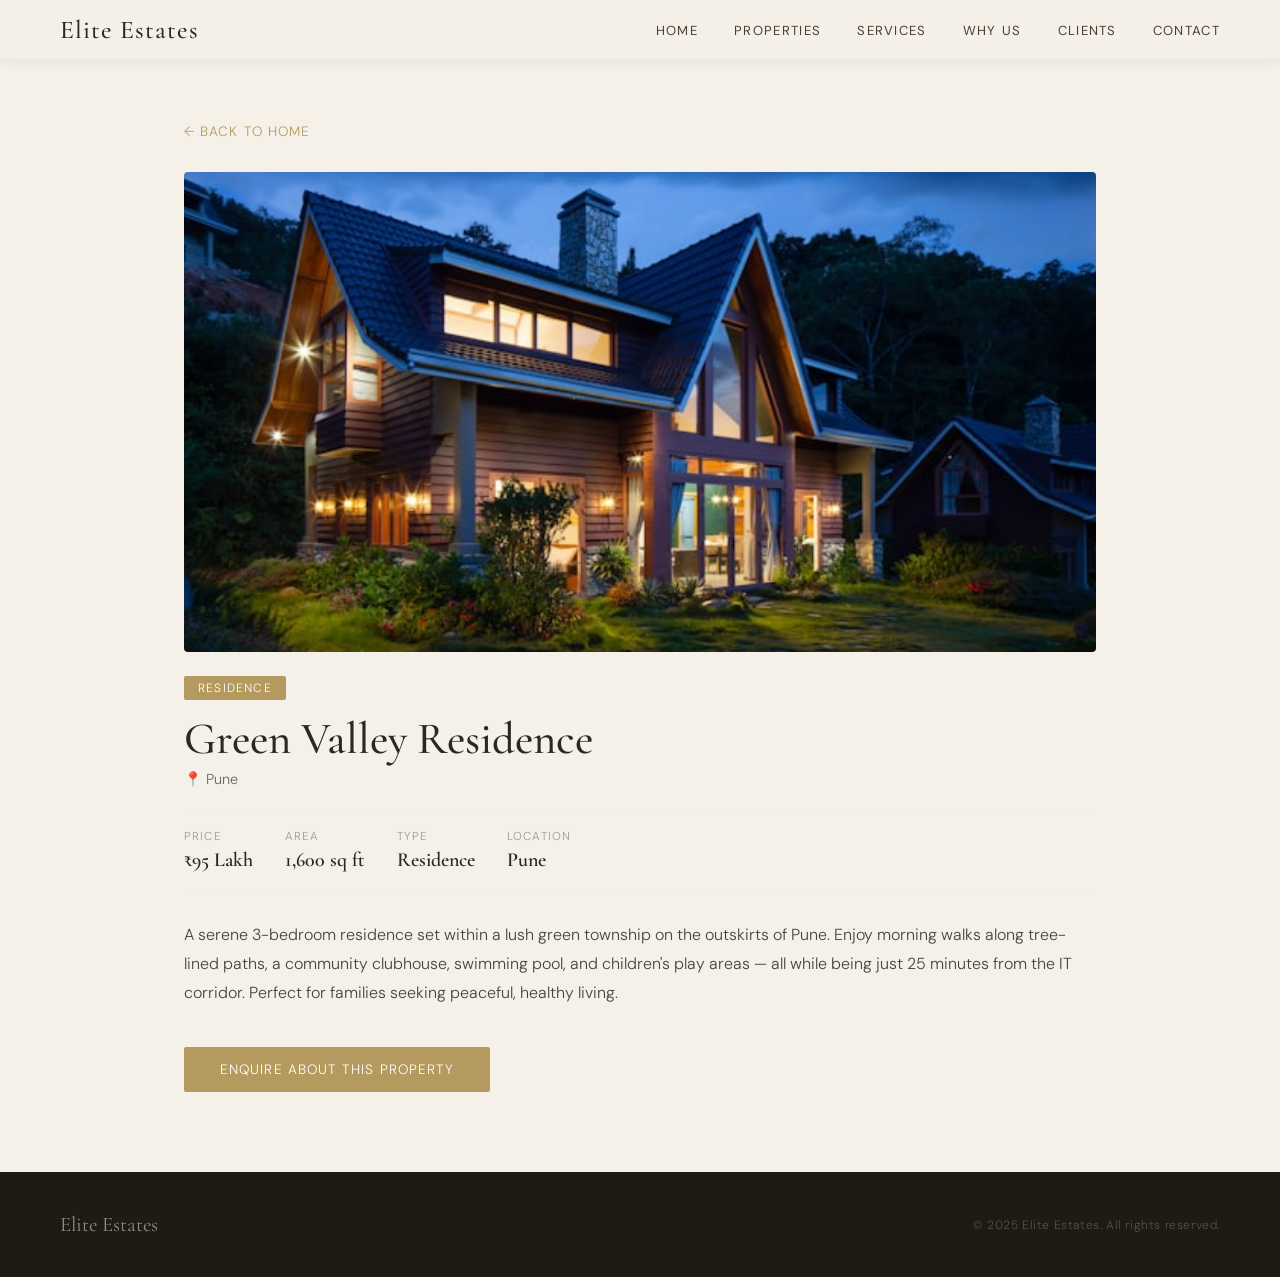
<file: property4.html>
<!DOCTYPE html>
<html lang="en">
<head>
  <meta charset="UTF-8">
  <meta name="viewport" content="width=device-width, initial-scale=1.0">
  <title>Green Valley Residence — Elite Estates</title>
  <link href="https://fonts.googleapis.com/css2?family=Cormorant+Garamond:ital,wght@0,300;0,400;0,500;0,600;1,300;1,400&family=DM+Sans:wght@300;400;500&display=swap" rel="stylesheet">
  <link rel="stylesheet" href="style.css">
  <style>
    .prop-detail-page {
      min-height: 100vh;
      padding: 120px 24px 80px;
      max-width: 960px;
      margin: 0 auto;
    }
    .prop-detail-back {
      display: inline-block;
      margin-bottom: 32px;
      font-family: 'DM Sans', sans-serif;
      font-size: 0.85rem;
      letter-spacing: 0.08em;
      text-transform: uppercase;
      color: var(--gold, #B49A5E);
      text-decoration: none;
    }
    .prop-detail-back:hover { opacity: 0.75; }
    .prop-detail-img {
      width: 100%;
      max-height: 480px;
      object-fit: cover;
      border-radius: 4px;
      display: block;
    }
    .prop-detail-badge {
      display: inline-block;
      margin-top: 24px;
      padding: 4px 14px;
      background: var(--gold, #B49A5E);
      color: #fff;
      font-size: 0.75rem;
      letter-spacing: 0.1em;
      text-transform: uppercase;
      border-radius: 2px;
    }
    .prop-detail-title {
      font-family: 'Cormorant Garamond', serif;
      font-size: clamp(1.8rem, 4vw, 2.8rem);
      font-weight: 500;
      margin: 12px 0 4px;
      color: var(--charcoal, #1C1C1C);
    }
    .prop-detail-location {
      font-family: 'DM Sans', sans-serif;
      font-size: 0.9rem;
      color: #666;
      margin-bottom: 20px;
    }
    .prop-detail-meta {
      display: flex;
      gap: 32px;
      flex-wrap: wrap;
      padding: 20px 0;
      border-top: 1px solid #eee;
      border-bottom: 1px solid #eee;
      margin-bottom: 28px;
    }
    .prop-detail-meta-item label {
      display: block;
      font-family: 'DM Sans', sans-serif;
      font-size: 0.72rem;
      letter-spacing: 0.1em;
      text-transform: uppercase;
      color: #999;
      margin-bottom: 4px;
    }
    .prop-detail-meta-item span {
      font-family: 'Cormorant Garamond', serif;
      font-size: 1.25rem;
      font-weight: 600;
      color: var(--charcoal, #1C1C1C);
    }
    .prop-detail-desc {
      font-family: 'DM Sans', sans-serif;
      font-size: 1rem;
      line-height: 1.8;
      color: #444;
      margin-bottom: 40px;
    }
    .prop-detail-cta {
      display: inline-block;
      padding: 14px 36px;
      background: var(--gold, #B49A5E);
      color: #fff;
      font-family: 'DM Sans', sans-serif;
      font-size: 0.85rem;
      letter-spacing: 0.08em;
      text-transform: uppercase;
      text-decoration: none;
      border-radius: 2px;
      transition: opacity 0.2s;
    }
    .prop-detail-cta:hover { opacity: 0.85; }
  </style>
</head>
<body>

  <nav id="navbar" class="scrolled">
    <a class="nav-logo" href="index.html">Elite Estates</a>
    <ul class="nav-links">
      <li><a href="index.html#home">Home</a></li>
      <li><a href="index.html#properties">Properties</a></li>
      <li><a href="index.html#services">Services</a></li>
      <li><a href="index.html#trust">Why Us</a></li>
      <li><a href="index.html#testimonials">Clients</a></li>
      <li><a href="index.html#contact">Contact</a></li>
    </ul>
  </nav>

  <div class="prop-detail-page">
    <a href="index.html" class="prop-detail-back">&#8592; Back to Home</a>

    <img
      src="images/prop-4-residence-pune.jpg"
      alt="Green Valley Residence"
      class="prop-detail-img"
    >

    <span class="prop-detail-badge">Residence</span>
    <h1 class="prop-detail-title">Green Valley Residence</h1>
    <div class="prop-detail-location">&#128205; Pune</div>

    <div class="prop-detail-meta">
      <div class="prop-detail-meta-item">
        <label>Price</label>
        <span>&#8377;95 Lakh</span>
      </div>
      <div class="prop-detail-meta-item">
        <label>Area</label>
        <span>1,600 sq ft</span>
      </div>
      <div class="prop-detail-meta-item">
        <label>Type</label>
        <span>Residence</span>
      </div>
      <div class="prop-detail-meta-item">
        <label>Location</label>
        <span>Pune</span>
      </div>
    </div>

    <p class="prop-detail-desc">A serene 3-bedroom residence set within a lush green township on the outskirts of Pune. Enjoy morning walks along tree-lined paths, a community clubhouse, swimming pool, and children's play areas — all while being just 25 minutes from the IT corridor. Perfect for families seeking peaceful, healthy living.</p>

    <a href="index.html#contact" class="prop-detail-cta">Enquire About This Property</a>
  </div>

  <footer>
    <div class="footer-logo">Elite Estates</div>
    <div class="footer-copy">&copy; 2025 Elite Estates. All rights reserved.</div>
  </footer>

</body>
</html>
</file>
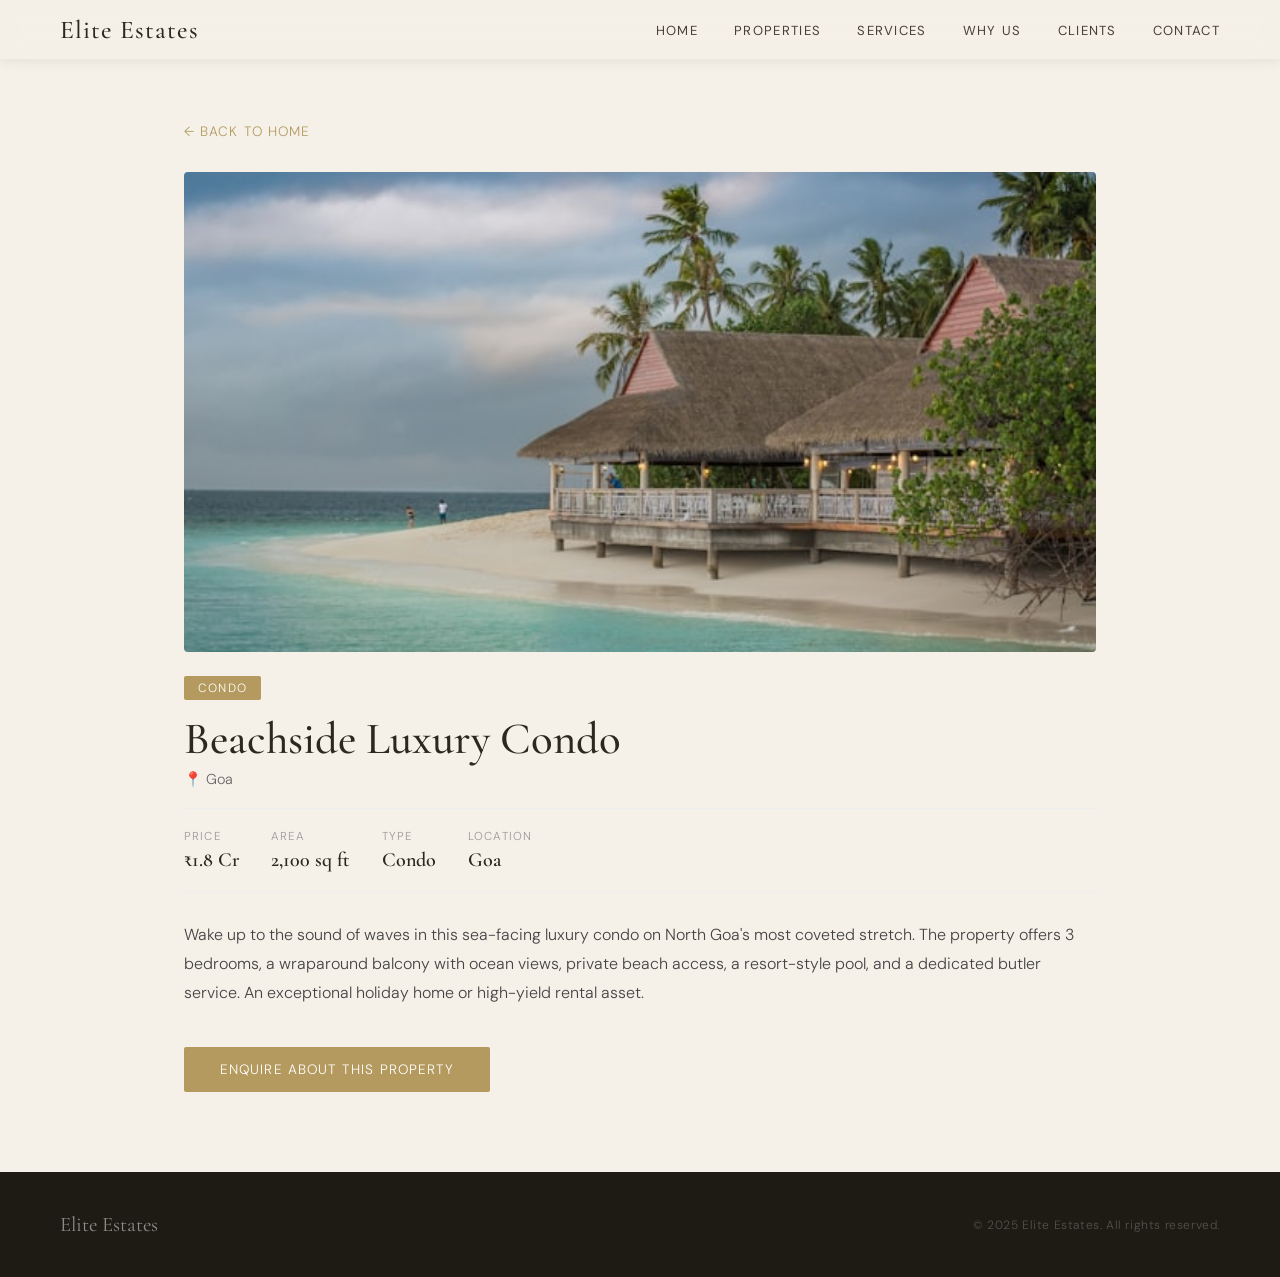
<file: property5.html>
<!DOCTYPE html>
<html lang="en">
<head>
  <meta charset="UTF-8">
  <meta name="viewport" content="width=device-width, initial-scale=1.0">
  <title>Beachside Luxury Condo — Elite Estates</title>
  <link href="https://fonts.googleapis.com/css2?family=Cormorant+Garamond:ital,wght@0,300;0,400;0,500;0,600;1,300;1,400&family=DM+Sans:wght@300;400;500&display=swap" rel="stylesheet">
  <link rel="stylesheet" href="style.css">
  <style>
    .prop-detail-page {
      min-height: 100vh;
      padding: 120px 24px 80px;
      max-width: 960px;
      margin: 0 auto;
    }
    .prop-detail-back {
      display: inline-block;
      margin-bottom: 32px;
      font-family: 'DM Sans', sans-serif;
      font-size: 0.85rem;
      letter-spacing: 0.08em;
      text-transform: uppercase;
      color: var(--gold, #B49A5E);
      text-decoration: none;
    }
    .prop-detail-back:hover { opacity: 0.75; }
    .prop-detail-img {
      width: 100%;
      max-height: 480px;
      object-fit: cover;
      border-radius: 4px;
      display: block;
    }
    .prop-detail-badge {
      display: inline-block;
      margin-top: 24px;
      padding: 4px 14px;
      background: var(--gold, #B49A5E);
      color: #fff;
      font-size: 0.75rem;
      letter-spacing: 0.1em;
      text-transform: uppercase;
      border-radius: 2px;
    }
    .prop-detail-title {
      font-family: 'Cormorant Garamond', serif;
      font-size: clamp(1.8rem, 4vw, 2.8rem);
      font-weight: 500;
      margin: 12px 0 4px;
      color: var(--charcoal, #1C1C1C);
    }
    .prop-detail-location {
      font-family: 'DM Sans', sans-serif;
      font-size: 0.9rem;
      color: #666;
      margin-bottom: 20px;
    }
    .prop-detail-meta {
      display: flex;
      gap: 32px;
      flex-wrap: wrap;
      padding: 20px 0;
      border-top: 1px solid #eee;
      border-bottom: 1px solid #eee;
      margin-bottom: 28px;
    }
    .prop-detail-meta-item label {
      display: block;
      font-family: 'DM Sans', sans-serif;
      font-size: 0.72rem;
      letter-spacing: 0.1em;
      text-transform: uppercase;
      color: #999;
      margin-bottom: 4px;
    }
    .prop-detail-meta-item span {
      font-family: 'Cormorant Garamond', serif;
      font-size: 1.25rem;
      font-weight: 600;
      color: var(--charcoal, #1C1C1C);
    }
    .prop-detail-desc {
      font-family: 'DM Sans', sans-serif;
      font-size: 1rem;
      line-height: 1.8;
      color: #444;
      margin-bottom: 40px;
    }
    .prop-detail-cta {
      display: inline-block;
      padding: 14px 36px;
      background: var(--gold, #B49A5E);
      color: #fff;
      font-family: 'DM Sans', sans-serif;
      font-size: 0.85rem;
      letter-spacing: 0.08em;
      text-transform: uppercase;
      text-decoration: none;
      border-radius: 2px;
      transition: opacity 0.2s;
    }
    .prop-detail-cta:hover { opacity: 0.85; }
  </style>
</head>
<body>

  <nav id="navbar" class="scrolled">
    <a class="nav-logo" href="index.html">Elite Estates</a>
    <ul class="nav-links">
      <li><a href="index.html#home">Home</a></li>
      <li><a href="index.html#properties">Properties</a></li>
      <li><a href="index.html#services">Services</a></li>
      <li><a href="index.html#trust">Why Us</a></li>
      <li><a href="index.html#testimonials">Clients</a></li>
      <li><a href="index.html#contact">Contact</a></li>
    </ul>
  </nav>

  <div class="prop-detail-page">
    <a href="index.html" class="prop-detail-back">&#8592; Back to Home</a>

    <img
      src="images/prop-5-condo-goa.jpg"
      alt="Beachside Luxury Condo"
      class="prop-detail-img"
    >

    <span class="prop-detail-badge">Condo</span>
    <h1 class="prop-detail-title">Beachside Luxury Condo</h1>
    <div class="prop-detail-location">&#128205; Goa</div>

    <div class="prop-detail-meta">
      <div class="prop-detail-meta-item">
        <label>Price</label>
        <span>&#8377;1.8 Cr</span>
      </div>
      <div class="prop-detail-meta-item">
        <label>Area</label>
        <span>2,100 sq ft</span>
      </div>
      <div class="prop-detail-meta-item">
        <label>Type</label>
        <span>Condo</span>
      </div>
      <div class="prop-detail-meta-item">
        <label>Location</label>
        <span>Goa</span>
      </div>
    </div>

    <p class="prop-detail-desc">Wake up to the sound of waves in this sea-facing luxury condo on North Goa's most coveted stretch. The property offers 3 bedrooms, a wraparound balcony with ocean views, private beach access, a resort-style pool, and a dedicated butler service. An exceptional holiday home or high-yield rental asset.</p>

    <a href="index.html#contact" class="prop-detail-cta">Enquire About This Property</a>
  </div>

  <footer>
    <div class="footer-logo">Elite Estates</div>
    <div class="footer-copy">&copy; 2025 Elite Estates. All rights reserved.</div>
  </footer>

</body>
</html>
</file>
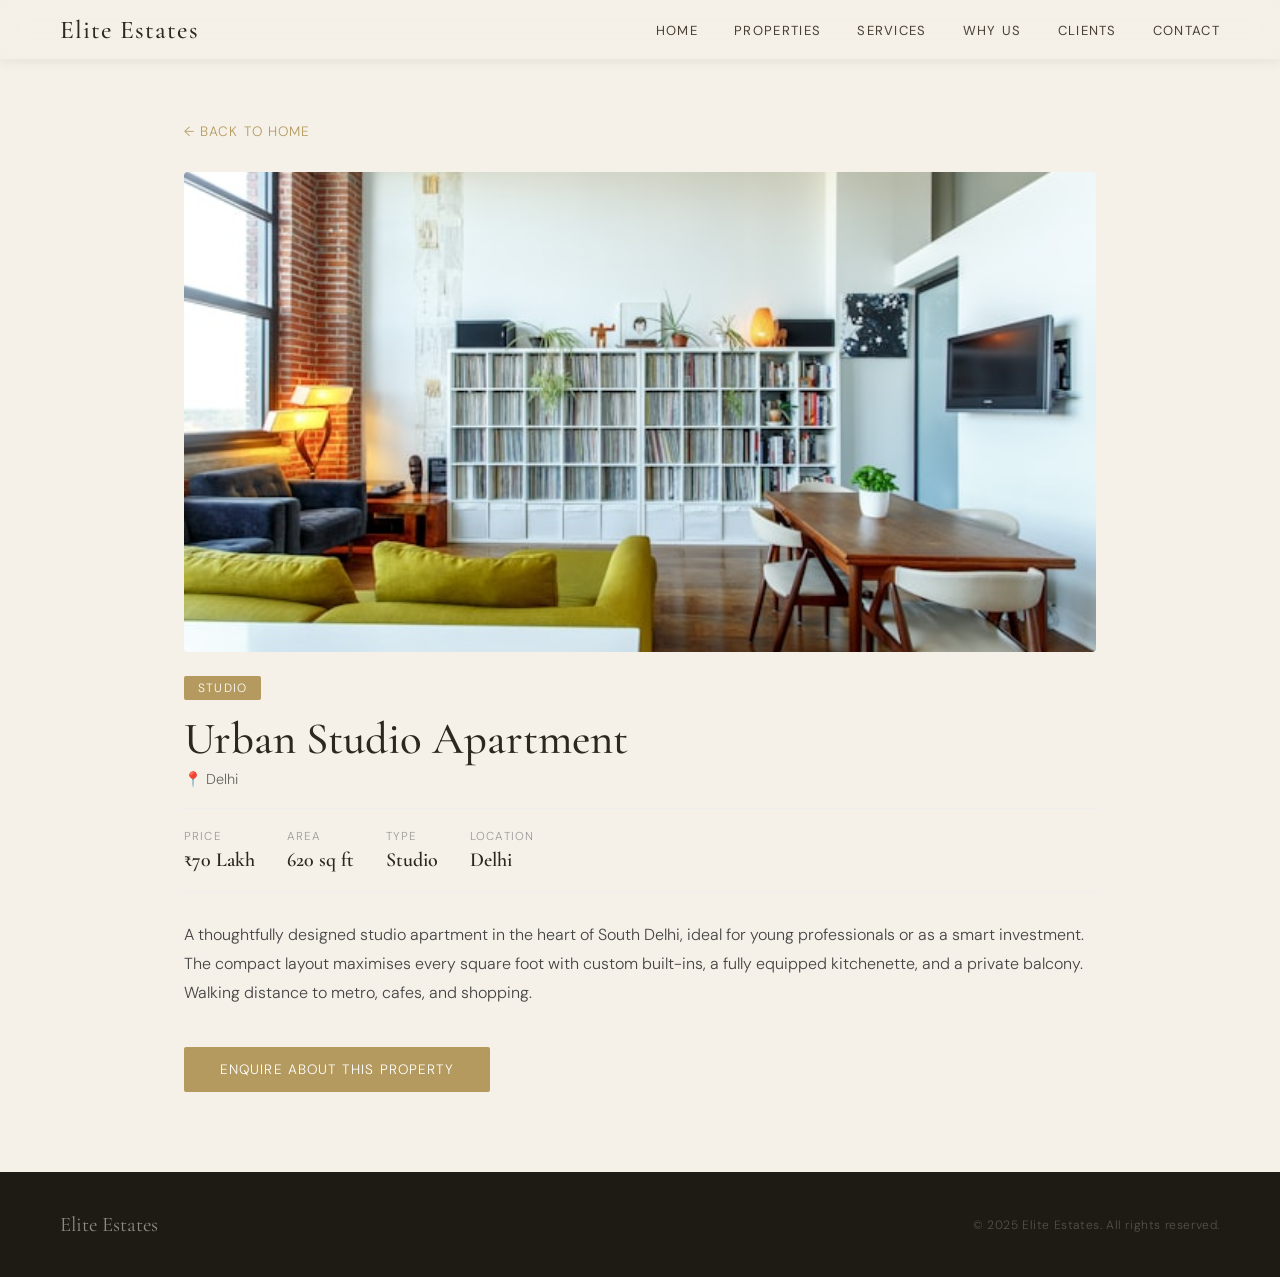
<file: property6.html>
<!DOCTYPE html>
<html lang="en">
<head>
  <meta charset="UTF-8">
  <meta name="viewport" content="width=device-width, initial-scale=1.0">
  <title>Urban Studio Apartment — Elite Estates</title>
  <link href="https://fonts.googleapis.com/css2?family=Cormorant+Garamond:ital,wght@0,300;0,400;0,500;0,600;1,300;1,400&family=DM+Sans:wght@300;400;500&display=swap" rel="stylesheet">
  <link rel="stylesheet" href="style.css">
  <style>
    .prop-detail-page {
      min-height: 100vh;
      padding: 120px 24px 80px;
      max-width: 960px;
      margin: 0 auto;
    }
    .prop-detail-back {
      display: inline-block;
      margin-bottom: 32px;
      font-family: 'DM Sans', sans-serif;
      font-size: 0.85rem;
      letter-spacing: 0.08em;
      text-transform: uppercase;
      color: var(--gold, #B49A5E);
      text-decoration: none;
    }
    .prop-detail-back:hover { opacity: 0.75; }
    .prop-detail-img {
      width: 100%;
      max-height: 480px;
      object-fit: cover;
      border-radius: 4px;
      display: block;
    }
    .prop-detail-badge {
      display: inline-block;
      margin-top: 24px;
      padding: 4px 14px;
      background: var(--gold, #B49A5E);
      color: #fff;
      font-size: 0.75rem;
      letter-spacing: 0.1em;
      text-transform: uppercase;
      border-radius: 2px;
    }
    .prop-detail-title {
      font-family: 'Cormorant Garamond', serif;
      font-size: clamp(1.8rem, 4vw, 2.8rem);
      font-weight: 500;
      margin: 12px 0 4px;
      color: var(--charcoal, #1C1C1C);
    }
    .prop-detail-location {
      font-family: 'DM Sans', sans-serif;
      font-size: 0.9rem;
      color: #666;
      margin-bottom: 20px;
    }
    .prop-detail-meta {
      display: flex;
      gap: 32px;
      flex-wrap: wrap;
      padding: 20px 0;
      border-top: 1px solid #eee;
      border-bottom: 1px solid #eee;
      margin-bottom: 28px;
    }
    .prop-detail-meta-item label {
      display: block;
      font-family: 'DM Sans', sans-serif;
      font-size: 0.72rem;
      letter-spacing: 0.1em;
      text-transform: uppercase;
      color: #999;
      margin-bottom: 4px;
    }
    .prop-detail-meta-item span {
      font-family: 'Cormorant Garamond', serif;
      font-size: 1.25rem;
      font-weight: 600;
      color: var(--charcoal, #1C1C1C);
    }
    .prop-detail-desc {
      font-family: 'DM Sans', sans-serif;
      font-size: 1rem;
      line-height: 1.8;
      color: #444;
      margin-bottom: 40px;
    }
    .prop-detail-cta {
      display: inline-block;
      padding: 14px 36px;
      background: var(--gold, #B49A5E);
      color: #fff;
      font-family: 'DM Sans', sans-serif;
      font-size: 0.85rem;
      letter-spacing: 0.08em;
      text-transform: uppercase;
      text-decoration: none;
      border-radius: 2px;
      transition: opacity 0.2s;
    }
    .prop-detail-cta:hover { opacity: 0.85; }
  </style>
</head>
<body>

  <nav id="navbar" class="scrolled">
    <a class="nav-logo" href="index.html">Elite Estates</a>
    <ul class="nav-links">
      <li><a href="index.html#home">Home</a></li>
      <li><a href="index.html#properties">Properties</a></li>
      <li><a href="index.html#services">Services</a></li>
      <li><a href="index.html#trust">Why Us</a></li>
      <li><a href="index.html#testimonials">Clients</a></li>
      <li><a href="index.html#contact">Contact</a></li>
    </ul>
  </nav>

  <div class="prop-detail-page">
    <a href="index.html" class="prop-detail-back">&#8592; Back to Home</a>

    <img
      src="images/prop-6-studio-delhi.jpg"
      alt="Urban Studio Apartment"
      class="prop-detail-img"
    >

    <span class="prop-detail-badge">Studio</span>
    <h1 class="prop-detail-title">Urban Studio Apartment</h1>
    <div class="prop-detail-location">&#128205; Delhi</div>

    <div class="prop-detail-meta">
      <div class="prop-detail-meta-item">
        <label>Price</label>
        <span>&#8377;70 Lakh</span>
      </div>
      <div class="prop-detail-meta-item">
        <label>Area</label>
        <span>620 sq ft</span>
      </div>
      <div class="prop-detail-meta-item">
        <label>Type</label>
        <span>Studio</span>
      </div>
      <div class="prop-detail-meta-item">
        <label>Location</label>
        <span>Delhi</span>
      </div>
    </div>

    <p class="prop-detail-desc">A thoughtfully designed studio apartment in the heart of South Delhi, ideal for young professionals or as a smart investment. The compact layout maximises every square foot with custom built-ins, a fully equipped kitchenette, and a private balcony. Walking distance to metro, cafes, and shopping.</p>

    <a href="index.html#contact" class="prop-detail-cta">Enquire About This Property</a>
  </div>

  <footer>
    <div class="footer-logo">Elite Estates</div>
    <div class="footer-copy">&copy; 2025 Elite Estates. All rights reserved.</div>
  </footer>

</body>
</html>
</file>
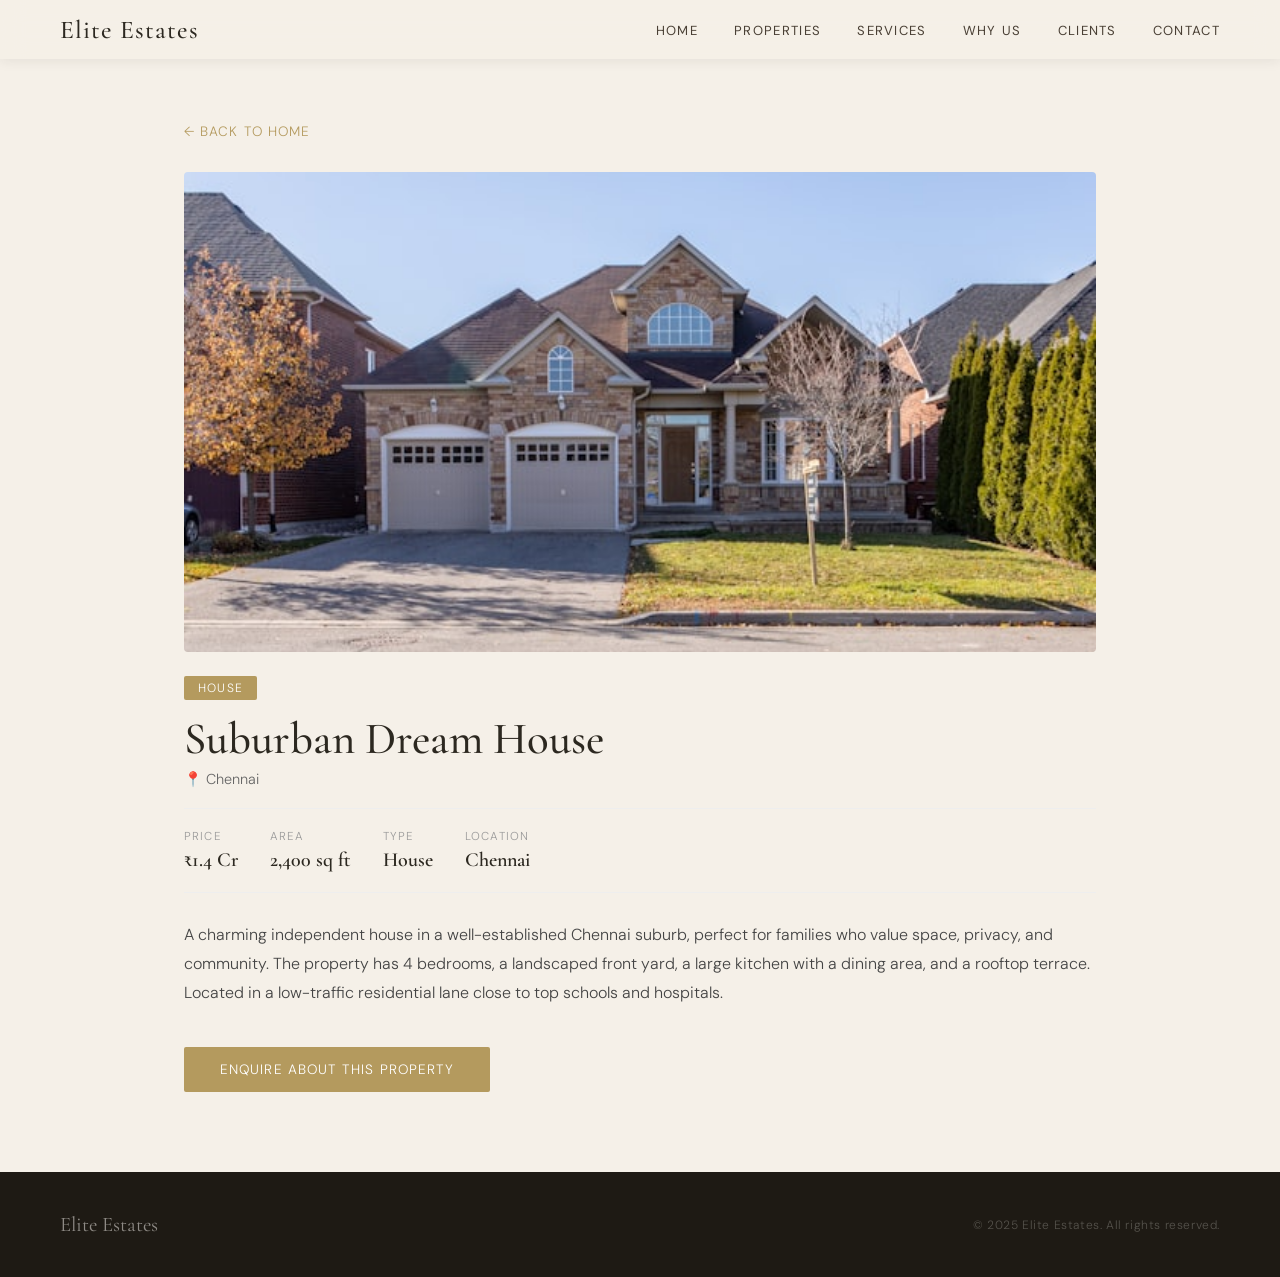
<file: property7.html>
<!DOCTYPE html>
<html lang="en">
<head>
  <meta charset="UTF-8">
  <meta name="viewport" content="width=device-width, initial-scale=1.0">
  <title>Suburban Dream House — Elite Estates</title>
  <link href="https://fonts.googleapis.com/css2?family=Cormorant+Garamond:ital,wght@0,300;0,400;0,500;0,600;1,300;1,400&family=DM+Sans:wght@300;400;500&display=swap" rel="stylesheet">
  <link rel="stylesheet" href="style.css">
  <style>
    .prop-detail-page {
      min-height: 100vh;
      padding: 120px 24px 80px;
      max-width: 960px;
      margin: 0 auto;
    }
    .prop-detail-back {
      display: inline-block;
      margin-bottom: 32px;
      font-family: 'DM Sans', sans-serif;
      font-size: 0.85rem;
      letter-spacing: 0.08em;
      text-transform: uppercase;
      color: var(--gold, #B49A5E);
      text-decoration: none;
    }
    .prop-detail-back:hover { opacity: 0.75; }
    .prop-detail-img {
      width: 100%;
      max-height: 480px;
      object-fit: cover;
      border-radius: 4px;
      display: block;
    }
    .prop-detail-badge {
      display: inline-block;
      margin-top: 24px;
      padding: 4px 14px;
      background: var(--gold, #B49A5E);
      color: #fff;
      font-size: 0.75rem;
      letter-spacing: 0.1em;
      text-transform: uppercase;
      border-radius: 2px;
    }
    .prop-detail-title {
      font-family: 'Cormorant Garamond', serif;
      font-size: clamp(1.8rem, 4vw, 2.8rem);
      font-weight: 500;
      margin: 12px 0 4px;
      color: var(--charcoal, #1C1C1C);
    }
    .prop-detail-location {
      font-family: 'DM Sans', sans-serif;
      font-size: 0.9rem;
      color: #666;
      margin-bottom: 20px;
    }
    .prop-detail-meta {
      display: flex;
      gap: 32px;
      flex-wrap: wrap;
      padding: 20px 0;
      border-top: 1px solid #eee;
      border-bottom: 1px solid #eee;
      margin-bottom: 28px;
    }
    .prop-detail-meta-item label {
      display: block;
      font-family: 'DM Sans', sans-serif;
      font-size: 0.72rem;
      letter-spacing: 0.1em;
      text-transform: uppercase;
      color: #999;
      margin-bottom: 4px;
    }
    .prop-detail-meta-item span {
      font-family: 'Cormorant Garamond', serif;
      font-size: 1.25rem;
      font-weight: 600;
      color: var(--charcoal, #1C1C1C);
    }
    .prop-detail-desc {
      font-family: 'DM Sans', sans-serif;
      font-size: 1rem;
      line-height: 1.8;
      color: #444;
      margin-bottom: 40px;
    }
    .prop-detail-cta {
      display: inline-block;
      padding: 14px 36px;
      background: var(--gold, #B49A5E);
      color: #fff;
      font-family: 'DM Sans', sans-serif;
      font-size: 0.85rem;
      letter-spacing: 0.08em;
      text-transform: uppercase;
      text-decoration: none;
      border-radius: 2px;
      transition: opacity 0.2s;
    }
    .prop-detail-cta:hover { opacity: 0.85; }
  </style>
</head>
<body>

  <nav id="navbar" class="scrolled">
    <a class="nav-logo" href="index.html">Elite Estates</a>
    <ul class="nav-links">
      <li><a href="index.html#home">Home</a></li>
      <li><a href="index.html#properties">Properties</a></li>
      <li><a href="index.html#services">Services</a></li>
      <li><a href="index.html#trust">Why Us</a></li>
      <li><a href="index.html#testimonials">Clients</a></li>
      <li><a href="index.html#contact">Contact</a></li>
    </ul>
  </nav>

  <div class="prop-detail-page">
    <a href="index.html" class="prop-detail-back">&#8592; Back to Home</a>

    <img
      src="images/prop-7-house-chennai.jpg"
      alt="Suburban Dream House"
      class="prop-detail-img"
    >

    <span class="prop-detail-badge">House</span>
    <h1 class="prop-detail-title">Suburban Dream House</h1>
    <div class="prop-detail-location">&#128205; Chennai</div>

    <div class="prop-detail-meta">
      <div class="prop-detail-meta-item">
        <label>Price</label>
        <span>&#8377;1.4 Cr</span>
      </div>
      <div class="prop-detail-meta-item">
        <label>Area</label>
        <span>2,400 sq ft</span>
      </div>
      <div class="prop-detail-meta-item">
        <label>Type</label>
        <span>House</span>
      </div>
      <div class="prop-detail-meta-item">
        <label>Location</label>
        <span>Chennai</span>
      </div>
    </div>

    <p class="prop-detail-desc">A charming independent house in a well-established Chennai suburb, perfect for families who value space, privacy, and community. The property has 4 bedrooms, a landscaped front yard, a large kitchen with a dining area, and a rooftop terrace. Located in a low-traffic residential lane close to top schools and hospitals.</p>

    <a href="index.html#contact" class="prop-detail-cta">Enquire About This Property</a>
  </div>

  <footer>
    <div class="footer-logo">Elite Estates</div>
    <div class="footer-copy">&copy; 2025 Elite Estates. All rights reserved.</div>
  </footer>

</body>
</html>
</file>
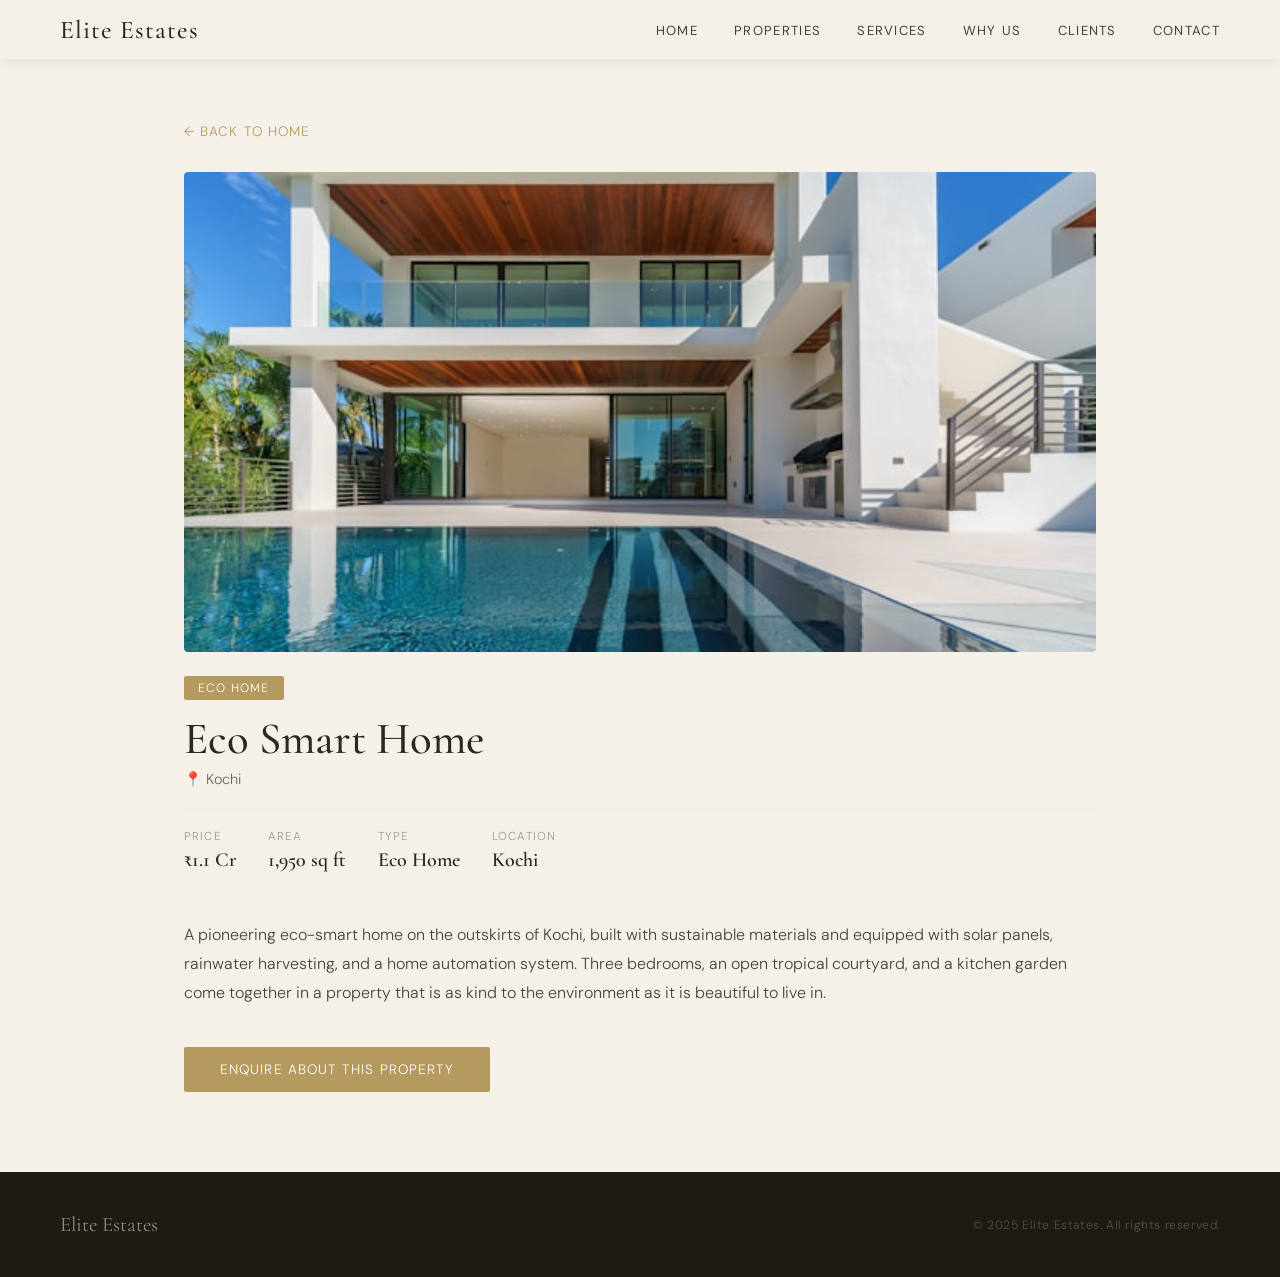
<file: property8.html>
<!DOCTYPE html>
<html lang="en">
<head>
  <meta charset="UTF-8">
  <meta name="viewport" content="width=device-width, initial-scale=1.0">
  <title>Eco Smart Home — Elite Estates</title>
  <link href="https://fonts.googleapis.com/css2?family=Cormorant+Garamond:ital,wght@0,300;0,400;0,500;0,600;1,300;1,400&family=DM+Sans:wght@300;400;500&display=swap" rel="stylesheet">
  <link rel="stylesheet" href="style.css">
  <style>
    .prop-detail-page {
      min-height: 100vh;
      padding: 120px 24px 80px;
      max-width: 960px;
      margin: 0 auto;
    }
    .prop-detail-back {
      display: inline-block;
      margin-bottom: 32px;
      font-family: 'DM Sans', sans-serif;
      font-size: 0.85rem;
      letter-spacing: 0.08em;
      text-transform: uppercase;
      color: var(--gold, #B49A5E);
      text-decoration: none;
    }
    .prop-detail-back:hover { opacity: 0.75; }
    .prop-detail-img {
      width: 100%;
      max-height: 480px;
      object-fit: cover;
      border-radius: 4px;
      display: block;
    }
    .prop-detail-badge {
      display: inline-block;
      margin-top: 24px;
      padding: 4px 14px;
      background: var(--gold, #B49A5E);
      color: #fff;
      font-size: 0.75rem;
      letter-spacing: 0.1em;
      text-transform: uppercase;
      border-radius: 2px;
    }
    .prop-detail-title {
      font-family: 'Cormorant Garamond', serif;
      font-size: clamp(1.8rem, 4vw, 2.8rem);
      font-weight: 500;
      margin: 12px 0 4px;
      color: var(--charcoal, #1C1C1C);
    }
    .prop-detail-location {
      font-family: 'DM Sans', sans-serif;
      font-size: 0.9rem;
      color: #666;
      margin-bottom: 20px;
    }
    .prop-detail-meta {
      display: flex;
      gap: 32px;
      flex-wrap: wrap;
      padding: 20px 0;
      border-top: 1px solid #eee;
      border-bottom: 1px solid #eee;
      margin-bottom: 28px;
    }
    .prop-detail-meta-item label {
      display: block;
      font-family: 'DM Sans', sans-serif;
      font-size: 0.72rem;
      letter-spacing: 0.1em;
      text-transform: uppercase;
      color: #999;
      margin-bottom: 4px;
    }
    .prop-detail-meta-item span {
      font-family: 'Cormorant Garamond', serif;
      font-size: 1.25rem;
      font-weight: 600;
      color: var(--charcoal, #1C1C1C);
    }
    .prop-detail-desc {
      font-family: 'DM Sans', sans-serif;
      font-size: 1rem;
      line-height: 1.8;
      color: #444;
      margin-bottom: 40px;
    }
    .prop-detail-cta {
      display: inline-block;
      padding: 14px 36px;
      background: var(--gold, #B49A5E);
      color: #fff;
      font-family: 'DM Sans', sans-serif;
      font-size: 0.85rem;
      letter-spacing: 0.08em;
      text-transform: uppercase;
      text-decoration: none;
      border-radius: 2px;
      transition: opacity 0.2s;
    }
    .prop-detail-cta:hover { opacity: 0.85; }
  </style>
</head>
<body>

  <nav id="navbar" class="scrolled">
    <a class="nav-logo" href="index.html">Elite Estates</a>
    <ul class="nav-links">
      <li><a href="index.html#home">Home</a></li>
      <li><a href="index.html#properties">Properties</a></li>
      <li><a href="index.html#services">Services</a></li>
      <li><a href="index.html#trust">Why Us</a></li>
      <li><a href="index.html#testimonials">Clients</a></li>
      <li><a href="index.html#contact">Contact</a></li>
    </ul>
  </nav>

  <div class="prop-detail-page">
    <a href="index.html" class="prop-detail-back">&#8592; Back to Home</a>

    <img
      src="images/prop-8-eco-kochi.jpg"
      alt="Eco Smart Home"
      class="prop-detail-img"
    >

    <span class="prop-detail-badge">Eco Home</span>
    <h1 class="prop-detail-title">Eco Smart Home</h1>
    <div class="prop-detail-location">&#128205; Kochi</div>

    <div class="prop-detail-meta">
      <div class="prop-detail-meta-item">
        <label>Price</label>
        <span>&#8377;1.1 Cr</span>
      </div>
      <div class="prop-detail-meta-item">
        <label>Area</label>
        <span>1,950 sq ft</span>
      </div>
      <div class="prop-detail-meta-item">
        <label>Type</label>
        <span>Eco Home</span>
      </div>
      <div class="prop-detail-meta-item">
        <label>Location</label>
        <span>Kochi</span>
      </div>
    </div>

    <p class="prop-detail-desc">A pioneering eco-smart home on the outskirts of Kochi, built with sustainable materials and equipped with solar panels, rainwater harvesting, and a home automation system. Three bedrooms, an open tropical courtyard, and a kitchen garden come together in a property that is as kind to the environment as it is beautiful to live in.</p>

    <a href="index.html#contact" class="prop-detail-cta">Enquire About This Property</a>
  </div>

  <footer>
    <div class="footer-logo">Elite Estates</div>
    <div class="footer-copy">&copy; 2025 Elite Estates. All rights reserved.</div>
  </footer>

</body>
</html>
</file>
<file: style.css>
/* ============================================
   ELITE ESTATES — style.css
   Premium Real Estate Website Styles
   ============================================ */

/* ── CSS Custom Properties (Design Tokens) ── */
:root {
  --cream:        #F5F0E8;
  --cream-dark:   #EDE5D5;
  --beige:        #D9CDB8;
  --beige-mid:    #C4B59A;
  --brown-soft:   #9C8068;
  --brown:        #7A6048;
  --charcoal:     #2C2820;
  --charcoal-mid: #4A4035;
  --green-muted:  #6B7C5E;
  --green-light:  #8FA07A;
  --white:        #FDFAF5;

  --shadow-sm:  0 2px 12px rgba(44, 40, 32, 0.08);
  --shadow-md:  0 6px 32px rgba(44, 40, 32, 0.12);
  --shadow-lg:  0 16px 56px rgba(44, 40, 32, 0.16);

  --radius:    4px;
  --radius-lg: 10px;
  --transition: 0.4s cubic-bezier(0.25, 0.46, 0.45, 0.94);
}


/* ============================================
   BASE RESET & BODY
   ============================================ */

* {
  margin: 0;
  padding: 0;
  box-sizing: border-box;
}

html {
  scroll-behavior: smooth;
}

body {
  font-family: 'DM Sans', sans-serif;
  background: var(--cream);
  color: var(--charcoal);
  font-weight: 300;
  overflow-x: hidden;
}


/* ============================================
   NAVIGATION
   ============================================ */

nav {
  position: fixed;
  top: 0;
  left: 0;
  right: 0;
  z-index: 100;
  padding: 22px 60px;
  display: flex;
  align-items: center;
  justify-content: space-between;
  transition:
    background var(--transition),
    padding var(--transition),
    box-shadow var(--transition);
}

nav.scrolled {
  background: rgba(245, 240, 232, 0.96);
  backdrop-filter: blur(12px);
  padding: 14px 60px;
  box-shadow: var(--shadow-sm);
}

/* Logo */
.nav-logo {
  font-family: 'Cormorant Garamond', serif;
  font-size: 1.6rem;
  font-weight: 500;
  letter-spacing: 0.04em;
  color: var(--white);
  text-decoration: none;
  transition: color var(--transition);
}

nav.scrolled .nav-logo {
  color: var(--charcoal);
}

/* Nav links */
.nav-links {
  display: flex;
  gap: 36px;
  list-style: none;
}

.nav-links a {
  text-decoration: none;
  font-size: 0.82rem;
  font-weight: 400;
  letter-spacing: 0.1em;
  text-transform: uppercase;
  color: rgba(253, 250, 245, 0.85);
  transition: color var(--transition);
  position: relative;
}

/* Underline animation on hover */
.nav-links a::after {
  content: '';
  position: absolute;
  bottom: -3px;
  left: 0;
  right: 0;
  height: 1px;
  background: var(--beige-mid);
  transform: scaleX(0);
  transform-origin: right;
  transition: transform var(--transition);
}

.nav-links a:hover::after {
  transform: scaleX(1);
  transform-origin: left;
}

nav.scrolled .nav-links a {
  color: var(--charcoal-mid);
}

nav.scrolled .nav-links a:hover {
  color: var(--brown);
}

/* Hamburger icon (mobile) */
.hamburger {
  display: none;
  flex-direction: column;
  gap: 5px;
  cursor: pointer;
}

.hamburger span {
  display: block;
  width: 24px;
  height: 1.5px;
  background: var(--white);
  transition: var(--transition);
}

nav.scrolled .hamburger span {
  background: var(--charcoal);
}


/* ============================================
   MOBILE FULLSCREEN MENU
   ============================================ */

.mobile-menu {
  position: fixed;
  inset: 0;
  z-index: 99;
  background: var(--charcoal);
  display: flex;
  flex-direction: column;
  align-items: center;
  justify-content: center;
  gap: 32px;
  opacity: 0;
  pointer-events: none;
  transition: opacity var(--transition);
}

.mobile-menu.open {
  opacity: 1;
  pointer-events: all;
}

.mobile-menu a {
  font-family: 'Cormorant Garamond', serif;
  font-size: 2rem;
  font-weight: 300;
  color: rgba(253, 250, 245, 0.8);
  text-decoration: none;
  transition: color var(--transition);
}

.mobile-menu a:hover {
  color: var(--beige);
}

.mobile-close {
  position: absolute;
  top: 24px;
  right: 28px;
  font-size: 1.6rem;
  color: rgba(253, 250, 245, 0.5);
  cursor: pointer;
  background: none;
  border: none;
}


/* ============================================
   HERO SECTION
   ============================================ */

#home {
  height: 100vh;
  position: relative;
  display: flex;
  align-items: center;
  justify-content: center;
  overflow: hidden;
  background: var(--charcoal);
}

/* Background image with Ken Burns zoom */
.hero-bg {
  position: absolute;
  inset: 0;
  background-image: url('images/hero-bg.jpg');
  background-size: cover;
  background-position: center;
  transform: scale(1.06);
  transition: transform 8s ease-out;
}

.hero-bg.loaded {
  transform: scale(1);
}

/* Dark gradient overlay */
.hero-overlay {
  position: absolute;
  inset: 0;
  background: linear-gradient(
    160deg,
    rgba(44, 40, 32, 0.72) 0%,
    rgba(44, 40, 32, 0.50) 60%,
    rgba(107, 124, 94, 0.30) 100%
  );
}

.hero-content {
  position: relative;
  z-index: 2;
  text-align: center;
  padding: 0 24px;
  max-width: 800px;
}

.hero-eyebrow {
  display: inline-block;
  font-size: 0.72rem;
  letter-spacing: 0.24em;
  text-transform: uppercase;
  color: var(--beige);
  margin-bottom: 24px;
  opacity: 0;
  transform: translateY(20px);
  animation: fadeUp 0.9s 0.3s ease-out forwards;
}

.hero-title {
  font-family: 'Cormorant Garamond', serif;
  font-size: clamp(3rem, 7vw, 5.5rem);
  font-weight: 300;
  line-height: 1.1;
  color: var(--white);
  margin-bottom: 24px;
  opacity: 0;
  transform: translateY(30px);
  animation: fadeUp 1s 0.5s ease-out forwards;
}

.hero-title em {
  font-style: italic;
  color: var(--beige);
}

.hero-desc {
  font-size: 1rem;
  font-weight: 300;
  line-height: 1.8;
  color: rgba(253, 250, 245, 0.75);
  max-width: 520px;
  margin: 0 auto 40px;
  opacity: 0;
  transform: translateY(20px);
  animation: fadeUp 1s 0.7s ease-out forwards;
}

/* CTA Button */
.btn-primary {
  display: inline-block;
  padding: 16px 44px;
  background: transparent;
  border: 1px solid rgba(253, 250, 245, 0.55);
  color: var(--white);
  text-decoration: none;
  font-size: 0.78rem;
  letter-spacing: 0.18em;
  text-transform: uppercase;
  font-weight: 400;
  transition: all var(--transition);
  position: relative;
  overflow: hidden;
  opacity: 0;
  animation: fadeUp 1s 0.9s ease-out forwards;
}

.btn-primary::before {
  content: '';
  position: absolute;
  inset: 0;
  background: var(--brown-soft);
  transform: translateX(-100%);
  transition: transform var(--transition);
}

.btn-primary:hover::before {
  transform: translateX(0);
}

.btn-primary span {
  position: relative;
  z-index: 1;
}

.btn-primary:hover {
  border-color: var(--brown-soft);
}

/* Scroll indicator */
.hero-scroll {
  position: absolute;
  bottom: 40px;
  left: 50%;
  transform: translateX(-50%);
  display: flex;
  flex-direction: column;
  align-items: center;
  gap: 8px;
  opacity: 0;
  animation: fadeUp 1s 1.2s ease-out forwards;
}

.hero-scroll span {
  font-size: 0.65rem;
  letter-spacing: 0.22em;
  text-transform: uppercase;
  color: rgba(253, 250, 245, 0.5);
}

.scroll-line {
  width: 1px;
  height: 48px;
  background: linear-gradient(to bottom, rgba(253, 250, 245, 0.4), transparent);
  animation: scrollPulse 2s ease-in-out infinite;
}


/* ============================================
   SHARED SECTION STYLES
   ============================================ */

section {
  padding: 100px 60px;
}

.section-label {
  font-size: 0.7rem;
  letter-spacing: 0.3em;
  text-transform: uppercase;
  color: var(--green-muted);
  margin-bottom: 16px;
  display: block;
}

.section-title {
  font-family: 'Cormorant Garamond', serif;
  font-size: clamp(2rem, 4vw, 3rem);
  font-weight: 400;
  line-height: 1.2;
  color: var(--charcoal);
  margin-bottom: 16px;
}

.section-title em {
  font-style: italic;
  color: var(--brown-soft);
}

.section-sub {
  font-size: 0.93rem;
  font-weight: 300;
  line-height: 1.8;
  color: var(--charcoal-mid);
  max-width: 480px;
}

.section-header {
  margin-bottom: 60px;
}

.divider {
  width: 48px;
  height: 1px;
  background: var(--beige-mid);
  margin: 20px 0;
}


/* ============================================
   PROPERTIES SECTION
   ============================================ */

#properties {
  background: var(--white);
}

.properties-grid {
  display: grid;
  grid-template-columns: repeat(auto-fill, minmax(300px, 1fr));
  gap: 28px;
}

.prop-card {
  background: var(--cream);
  border-radius: var(--radius-lg);
  overflow: hidden;
  box-shadow: var(--shadow-sm);
  transition: transform var(--transition), box-shadow var(--transition);
  opacity: 0;
  transform: translateY(32px);
}

.prop-card.visible {
  opacity: 1;
  transform: translateY(0);
  transition:
    opacity 0.6s ease-out,
    transform 0.6s ease-out,
    box-shadow var(--transition);
}

.prop-card:hover {
  transform: translateY(-8px);
  box-shadow: var(--shadow-lg);
}

/* Property image */
.prop-img-wrap {
  position: relative;
  overflow: hidden;
  height: 220px;
}

.prop-img-wrap img {
  width: 100%;
  height: 100%;
  object-fit: cover;
  transition: transform 0.7s ease-out;
}

.prop-card:hover .prop-img-wrap img {
  transform: scale(1.06);
}

/* Badge label (e.g. "Villa", "Apartment") */
.prop-badge {
  position: absolute;
  top: 16px;
  left: 16px;
  background: var(--brown-soft);
  color: var(--white);
  font-size: 0.65rem;
  letter-spacing: 0.15em;
  text-transform: uppercase;
  padding: 5px 12px;
  border-radius: 2px;
}

.prop-body {
  padding: 24px;
}

.prop-location {
  font-size: 0.72rem;
  letter-spacing: 0.18em;
  text-transform: uppercase;
  color: var(--green-muted);
  margin-bottom: 8px;
}

.prop-name {
  font-family: 'Cormorant Garamond', serif;
  font-size: 1.3rem;
  font-weight: 500;
  color: var(--charcoal);
  margin-bottom: 10px;
  line-height: 1.3;
}

.prop-desc {
  font-size: 0.83rem;
  font-weight: 300;
  line-height: 1.7;
  color: var(--charcoal-mid);
  margin-bottom: 18px;
}

.prop-footer {
  display: flex;
  align-items: center;
  justify-content: space-between;
  padding-top: 16px;
  border-top: 1px solid var(--cream-dark);
}

.prop-price {
  font-family: 'Cormorant Garamond', serif;
  font-size: 1.35rem;
  font-weight: 500;
  color: var(--brown);
}

.prop-btn {
  font-size: 0.7rem;
  letter-spacing: 0.15em;
  text-transform: uppercase;
  color: var(--charcoal-mid);
  text-decoration: none;
  border-bottom: 1px solid var(--beige-mid);
  padding-bottom: 2px;
  transition: color var(--transition), border-color var(--transition);
}

.prop-btn:hover {
  color: var(--brown);
  border-color: var(--brown);
}


/* ============================================
   SERVICES SECTION
   ============================================ */

#services {
  background: var(--charcoal);
}

#services .section-label { color: var(--green-light); }
#services .section-title { color: var(--white); }
#services .section-title em { color: var(--beige-mid); }
#services .section-sub { color: rgba(253, 250, 245, 0.55); }
#services .divider { background: rgba(253, 250, 245, 0.15); }

.services-grid {
  display: grid;
  grid-template-columns: repeat(auto-fill, minmax(240px, 1fr));
  gap: 80px;
}

.service-card {
  padding: 40px 32px;
  border: 1px solid rgba(253, 250, 245, 0.08);
  border-radius: var(--radius-lg);
  position: relative;
  overflow: hidden;
  transition: transform var(--transition), border-color var(--transition);
  opacity: 0;
  transform: translateY(24px);
  cursor: default;
}

.service-card.visible {
  opacity: 1;
  transform: translateY(0);
  transition:
    opacity 0.6s ease-out,
    transform 0.6s ease-out,
    border-color var(--transition);
}

/* Subtle hover glow */
.service-card::before {
  content: '';
  position: absolute;
  inset: 0;
  background: linear-gradient(135deg, rgba(107, 124, 94, 0.08), transparent);
  opacity: 0;
  transition: opacity var(--transition);
}

.service-card:hover {
  border-color: rgba(107, 124, 94, 0.4);
  transform: translateY(-5px);
}

.service-card:hover::before {
  opacity: 1;
}

.service-icon {
  width: 52px;
  height: 52px;
  background: rgba(107, 124, 94, 0.15);
  border-radius: 50%;
  display: flex;
  align-items: center;
  justify-content: center;
  margin-bottom: 24px;
  font-size: 1.4rem;
}

.service-title {
  font-family: 'Cormorant Garamond', serif;
  font-size: 1.35rem;
  font-weight: 500;
  color: var(--white);
  margin-bottom: 12px;
}

.service-desc {
  font-size: 0.84rem;
  font-weight: 300;
  line-height: 1.75;
  color: rgba(253, 250, 245, 0.5);
}

/* Faint large number in background */
.service-num {
  position: absolute;
  top: 24px;
  right: 28px;
  font-family: 'Cormorant Garamond', serif;
  font-size: 2.2rem;
  font-weight: 300;
  color: rgba(253, 250, 245, 0.06);
  line-height: 1;
}


/* ============================================
   TRUST / WHY US SECTION
   ============================================ */

#trust {
  background: var(--cream-dark);
}

.trust-grid {
  display: grid;
  grid-template-columns: repeat(auto-fill, minmax(220px, 1fr));
  gap: 80px;
}

.trust-card {
  padding: 36px 28px;
  background: var(--cream);
  border-radius: var(--radius-lg);
  box-shadow: var(--shadow-sm);
  transition: transform var(--transition), box-shadow var(--transition);
  opacity: 0;
  transform: translateY(24px);
}

.trust-card.visible {
  opacity: 1;
  transform: translateY(0);
  transition:
    opacity 0.6s ease-out,
    transform 0.6s ease-out,
    box-shadow var(--transition);
}

.trust-card:hover {
  transform: translateY(-6px);
  box-shadow: var(--shadow-md);
}

.trust-icon {
  font-size: 1.6rem;
  margin-bottom: 20px;
  width: 48px;
  height: 48px;
  display: flex;
  align-items: center;
  justify-content: center;
  background: linear-gradient(135deg, var(--beige), var(--cream-dark));
  border-radius: var(--radius);
}

.trust-title {
  font-family: 'Cormorant Garamond', serif;
  font-size: 1.2rem;
  font-weight: 500;
  color: var(--charcoal);
  margin-bottom: 10px;
}

.trust-desc {
  font-size: 0.82rem;
  font-weight: 300;
  line-height: 1.75;
  color: var(--charcoal-mid);
}


/* ============================================
   TESTIMONIALS SECTION
   ============================================ */

#testimonials {
  background: var(--white);
}

.testimonials-grid {
  display: grid;
  grid-template-columns: repeat(auto-fill, minmax(280px, 1fr));
  gap: 40px;
}

.testi-card {
  padding: 36px 32px;
  background: var(--cream);
  border-radius: var(--radius-lg);
  border-left: 3px solid var(--beige-mid);
  box-shadow: var(--shadow-sm);
  transition:
    transform var(--transition),
    box-shadow var(--transition),
    border-color var(--transition);
  opacity: 0;
  transform: translateY(24px);
  position: relative;
}

.testi-card.visible {
  opacity: 1;
  transform: translateY(0);
  transition:
    opacity 0.6s ease-out,
    transform 0.6s ease-out,
    box-shadow var(--transition);
}

.testi-card:hover {
  transform: translateY(-6px);
  box-shadow: var(--shadow-md);
  border-color: var(--brown-soft);
}

/* Large decorative quote mark */
.testi-quote {
  font-family: 'Cormorant Garamond', serif;
  font-size: 3rem;
  line-height: 1;
  color: var(--beige-mid);
  position: absolute;
  top: 20px;
  right: 24px;
}

.testi-text {
  font-size: 0.9rem;
  font-weight: 300;
  line-height: 1.85;
  color: var(--charcoal-mid);
  margin-bottom: 24px;
  font-style: italic;
}

.testi-footer {
  display: flex;
  align-items: center;
  gap: 14px;
}

/* Avatar circle with initials */
.testi-avatar {
  width: 42px;
  height: 42px;
  border-radius: 50%;
  background: linear-gradient(135deg, var(--beige-mid), var(--brown-soft));
  display: flex;
  align-items: center;
  justify-content: center;
  font-family: 'Cormorant Garamond', serif;
  font-size: 1.1rem;
  color: var(--white);
  font-weight: 500;
  flex-shrink: 0;
}

.testi-name {
  font-size: 0.85rem;
  font-weight: 500;
  color: var(--charcoal);
  margin-bottom: 2px;
}

.testi-role {
  font-size: 0.72rem;
  color: var(--green-muted);
  letter-spacing: 0.08em;
}

.testi-stars {
  color: #C4A882;
  font-size: 0.75rem;
  letter-spacing: 2px;
}


/* ============================================
   CONTACT SECTION (with parallax background)
   ============================================ */

#contact {
  position: relative;
  overflow: hidden;
  padding: 0;
}

.contact-bg {
  position: absolute;
  inset: 0;
  background-image: url('images/contact-bg.jpg');
  background-size: cover;
  background-position: center;
  background-attachment: fixed;
}

.contact-bg-overlay {
  position: absolute;
  inset: 0;
  background: linear-gradient(
    135deg,
    rgba(44, 40, 32, 0.90) 0%,
    rgba(44, 40, 32, 0.80) 50%,
    rgba(107, 124, 94, 0.25) 100%
  );
}

.contact-inner {
  position: relative;
  z-index: 2;
  padding: 100px 60px;
}

#contact .section-label { color: var(--green-light); }
#contact .section-title { color: var(--white); }
#contact .section-title em { color: var(--beige-mid); }
#contact .divider { background: rgba(253, 250, 245, 0.2); }

.contact-wrap {
  display: grid;
  grid-template-columns: 1fr 1.2fr;
  gap: 80px;
  align-items: start;
}

/* Left side contact info */
.contact-info p {
  font-size: 0.92rem;
  font-weight: 300;
  line-height: 1.9;
  color: rgba(253, 250, 245, 0.65);
  margin-bottom: 40px;
}

.contact-item {
  display: flex;
  align-items: flex-start;
  gap: 16px;
  margin-bottom: 24px;
}

.contact-ico {
  width: 40px;
  height: 40px;
  flex-shrink: 0;
  background: rgba(107, 124, 94, 0.2);
  border-radius: var(--radius);
  display: flex;
  align-items: center;
  justify-content: center;
  font-size: 1rem;
  border: 1px solid rgba(107, 124, 94, 0.3);
}

.contact-item-label {
  font-size: 0.68rem;
  letter-spacing: 0.2em;
  text-transform: uppercase;
  color: var(--green-light);
  margin-bottom: 4px;
}

.contact-item-value {
  font-size: 0.88rem;
  color: rgba(253, 250, 245, 0.8);
  font-weight: 300;
}

/* Right side contact form */
.contact-form {
  display: flex;
  flex-direction: column;
  gap: 18px;
}

.form-group {
  display: flex;
  flex-direction: column;
  gap: 8px;
}

.form-row {
  display: grid;
  grid-template-columns: 1fr 1fr;
  gap: 18px;
}

label {
  font-size: 0.68rem;
  letter-spacing: 0.18em;
  text-transform: uppercase;
  color: rgba(253, 250, 245, 0.45);
}

input,
textarea {
  background: rgba(253, 250, 245, 0.07);
  border: 1px solid rgba(253, 250, 245, 0.15);
  border-radius: var(--radius);
  padding: 14px 18px;
  color: var(--white);
  font-family: 'DM Sans', sans-serif;
  font-size: 0.9rem;
  font-weight: 300;
  outline: none;
  transition: border-color var(--transition), background var(--transition);
  resize: none;
}

input::placeholder,
textarea::placeholder {
  color: rgba(253, 250, 245, 0.25);
}

input:focus,
textarea:focus {
  border-color: rgba(107, 124, 94, 0.6);
  background: rgba(253, 250, 245, 0.1);
}

textarea {
  height: 120px;
}

.btn-submit {
  padding: 16px 40px;
  background: var(--brown-soft);
  color: var(--white);
  border: none;
  border-radius: var(--radius);
  font-family: 'DM Sans', sans-serif;
  font-size: 0.78rem;
  letter-spacing: 0.18em;
  text-transform: uppercase;
  font-weight: 400;
  cursor: pointer;
  transition: background var(--transition), transform var(--transition);
  align-self: flex-start;
}

.btn-submit:hover {
  background: var(--brown);
  transform: translateY(-2px);
}


/* ============================================
   FOOTER
   ============================================ */

footer {
  background: #1E1A14;
  padding: 40px 60px;
  display: flex;
  align-items: center;
  justify-content: space-between;
  flex-wrap: wrap;
  gap: 16px;
}

.footer-logo {
  font-family: 'Cormorant Garamond', serif;
  font-size: 1.3rem;
  font-weight: 400;
  color: rgba(253, 250, 245, 0.5);
}

.footer-copy {
  font-size: 0.75rem;
  color: rgba(253, 250, 245, 0.25);
  letter-spacing: 0.05em;
}


/* ============================================
   KEYFRAME ANIMATIONS
   ============================================ */

@keyframes fadeUp {
  to {
    opacity: 1;
    transform: translateY(0);
  }
}

@keyframes scrollPulse {
  0%, 100% { opacity: 0.4; }
  50%       { opacity: 1; }
}


/* ============================================
   RESPONSIVE — TABLET & MOBILE
   ============================================ */

@media (max-width: 900px) {
  nav { padding: 18px 28px; }
  nav.scrolled { padding: 12px 28px; }

  /* Hide desktop nav, show hamburger */
  .nav-links { display: none; }
  .hamburger { display: flex; }

  section { padding: 72px 28px; }
  .contact-inner { padding: 72px 28px; }
  .contact-wrap { grid-template-columns: 1fr; gap: 48px; }
  footer { padding: 28px; }
}

@media (max-width: 600px) {
  /* Stack form rows on very small screens */
  .form-row { grid-template-columns: 1fr; }

  /* Disable parallax on mobile (performance) */
  .contact-bg { background-attachment: scroll; }
}
</file>
